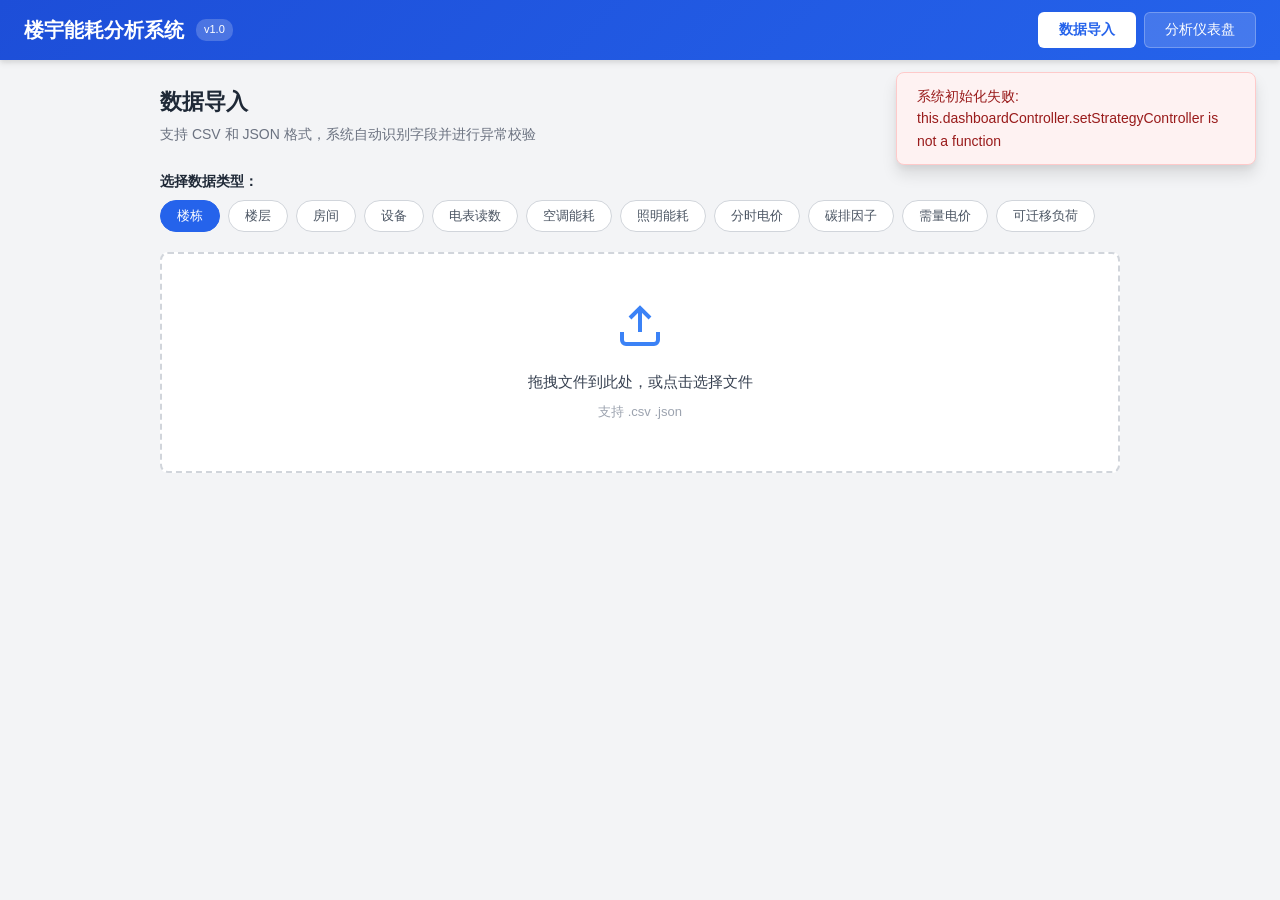
<file: index.html>
<!DOCTYPE html>
<html lang="zh-CN">
<head>
    <meta charset="UTF-8">
    <meta name="viewport" content="width=device-width, initial-scale=1.0">
    <title>楼宇能耗分析系统</title>
    <link rel="stylesheet" href="css/style.css">
</head>
<body>
    <div id="app">
        <header class="app-header">
            <div class="header-left">
                <h1>楼宇能耗分析系统</h1>
                <span class="version">v1.0</span>
            </div>
            <div class="header-right">
                <button id="btn-import" class="nav-btn active">数据导入</button>
                <button id="btn-dashboard" class="nav-btn">分析仪表盘</button>
            </div>
        </header>

        <main class="app-main">
            <section id="import-section" class="section active">
                <div class="import-container">
                    <div class="import-header">
                        <h2>数据导入</h2>
                        <p>支持 CSV 和 JSON 格式，系统自动识别字段并进行异常校验</p>
                    </div>

                    <div class="data-type-selector">
                        <label>选择数据类型：</label>
                        <div class="type-buttons">
                            <button class="type-btn active" data-type="building">楼栋</button>
                            <button class="type-btn" data-type="floor">楼层</button>
                            <button class="type-btn" data-type="room">房间</button>
                            <button class="type-btn" data-type="device">设备</button>
                            <button class="type-btn" data-type="meter_reading">电表读数</button>
                            <button class="type-btn" data-type="ac_energy">空调能耗</button>
                            <button class="type-btn" data-type="lighting_energy">照明能耗</button>
                            <button class="type-btn" data-type="pricing">分时电价</button>
                            <button class="type-btn" data-type="carbon_factor">碳排因子</button>
                            <button class="type-btn" data-type="demand_pricing">需量电价</button>
                            <button class="type-btn" data-type="shiftable_load">可迁移负荷</button>
                        </div>
                    </div>

                    <div id="drop-zone" class="drop-zone">
                        <div class="drop-zone-content">
                            <svg width="48" height="48" viewBox="0 0 24 24" fill="none" stroke="#3b82f6" stroke-width="2">
                                <path d="M21 15v4a2 2 0 0 1-2 2H5a2 2 0 0 1-2-2v-4"/>
                                <polyline points="17 8 12 3 7 8"/>
                                <line x1="12" y1="3" x2="12" y2="15"/>
                            </svg>
                            <p>拖拽文件到此处，或点击选择文件</p>
                            <span>支持 .csv .json</span>
                        </div>
                        <input type="file" id="file-input" accept=".csv,.json" multiple style="display:none">
                    </div>

                    <div id="field-mapping" class="field-mapping" style="display:none">
                        <h3>字段映射</h3>
                        <div id="mapping-content"></div>
                    </div>

                    <div id="validation-result" class="validation-result" style="display:none">
                        <h3>校验结果</h3>
                        <div id="validation-content"></div>
                    </div>

                    <div id="import-summary" class="import-summary" style="display:none">
                        <h3>数据预览</h3>
                        <div id="summary-content"></div>
                        <button id="btn-do-import" class="btn-primary">导入数据</button>
                    </div>
                </div>
            </section>

            <section id="dashboard-section" class="section">
                <div class="filter-bar">
                    <div class="filter-group">
                        <label>楼栋：</label>
                        <select id="filter-building"><option value="all">全部</option></select>
                    </div>
                    <div class="filter-group">
                        <label>开始日期：</label>
                        <input type="date" id="filter-start-date">
                    </div>
                    <div class="filter-group">
                        <label>结束日期：</label>
                        <input type="date" id="filter-end-date">
                    </div>
                    <div class="filter-group">
                        <label>能耗类型：</label>
                        <select id="filter-energy-type">
                            <option value="all">全部</option>
                            <option value="electricity">电力</option>
                            <option value="ac">空调</option>
                            <option value="lighting">照明</option>
                        </select>
                    </div>
                    <div class="filter-group">
                        <label>计费口径：</label>
                        <select id="filter-billing">
                            <option value="actual">实际用电</option>
                            <option value="cost">电费成本</option>
                        </select>
                    </div>
                    <div class="filter-group time-periods">
                        <button class="period-btn" data-period="day">日</button>
                        <button class="period-btn active" data-period="month">月</button>
                        <button class="period-btn" data-period="quarter">季</button>
                        <button class="period-btn" data-period="year">年</button>
                    </div>
                    <div class="filter-group strategy-indicator" id="strategy-indicator" style="display:none">
                        <span class="strategy-badge">策略激活中</span>
                        <button id="btn-deactivate-strategy" class="btn-small-danger">关闭</button>
                    </div>
                </div>

                <div class="dashboard-grid">
                    <div class="chart-section overview-section">
                        <div class="chart-card" id="overview-chart">
                            <h3>楼栋能耗总览</h3>
                            <div class="chart-body"></div>
                        </div>
                        <div class="chart-card" id="anomaly-alerts">
                            <h3>异常能耗提醒</h3>
                            <div class="chart-body"></div>
                        </div>
                    </div>

                    <div class="chart-section">
                        <div class="chart-card full-width" id="trend-chart">
                            <h3>尖峰平谷用电趋势</h3>
                            <div class="chart-body"></div>
                        </div>
                    </div>

                    <div class="chart-section">
                        <div class="chart-card" id="heatmap-chart">
                            <h3>楼层能耗热力图</h3>
                            <div class="chart-body"></div>
                        </div>
                        <div class="chart-card" id="ranking-chart">
                            <h3>设备能耗排行</h3>
                            <div class="chart-body"></div>
                        </div>
                    </div>

                    <div class="chart-section">
                        <div class="chart-card" id="yoy-chart">
                            <h3>同比分析</h3>
                            <div class="chart-body"></div>
                        </div>
                        <div class="chart-card" id="mom-chart">
                            <h3>环比分析</h3>
                            <div class="chart-body"></div>
                        </div>
                    </div>

                    <div class="chart-section">
                        <div class="chart-card full-width" id="carbon-trend-chart">
                            <h3>碳排放趋势</h3>
                            <div class="chart-body"></div>
                        </div>
                    </div>

                    <div class="chart-section">
                        <div class="chart-card" id="demand-cost-chart">
                            <h3>需量电费分析</h3>
                            <div class="chart-body"></div>
                        </div>
                        <div class="chart-card" id="load-shift-chart">
                            <h3>负荷转移效果</h3>
                            <div class="chart-body"></div>
                        </div>
                    </div>

                    <div class="chart-section">
                        <div class="chart-card full-width" id="strategy-panel">
                            <h3 style="display:flex;justify-content:space-between;align-items:center">
                                削峰填谷策略沙盘
                                <span class="strategy-actions">
                                    <button id="btn-create-strategy" class="btn-small">新建策略</button>
                                    <button id="btn-compare-strategies" class="btn-small">对比策略</button>
                                </span>
                            </h3>
                            <div class="strategy-selector">
                                <label>当前策略：</label>
                                <select id="strategy-select"><option value="">基线（无策略）</option></select>
                            </div>
                            <div class="chart-body" id="strategy-comparison-body"></div>
                        </div>
                    </div>

                    <div class="chart-section">
                        <div class="chart-card full-width" id="recommendations">
                            <h3>节能建议</h3>
                            <div class="chart-body"></div>
                        </div>
                    </div>
                </div>

                <div class="action-bar">
                    <button id="btn-save-scheme" class="btn-secondary">保存分析方案</button>
                    <button id="btn-load-scheme" class="btn-secondary">加载方案</button>
                    <button id="btn-export" class="btn-primary">导出HTML报告</button>
                </div>
            </section>
        </main>
    </div>

    <div id="scheme-modal" class="modal" style="display:none">
        <div class="modal-overlay"></div>
        <div class="modal-content">
            <div class="modal-header">
                <h3 id="modal-title">保存分析方案</h3>
                <button class="modal-close">&times;</button>
            </div>
            <div class="modal-body" id="modal-body"></div>
        </div>
    </div>

    <div id="toast-container" class="toast-container"></div>
    <div id="loading-overlay" class="loading-overlay" style="display:none">
        <div class="spinner"></div>
        <p id="loading-text">处理中...</p>
    </div>

    <script src="js/utils.js"></script>
    <script src="js/db.js"></script>
    <script src="js/parser.js"></script>
    <script src="js/validator.js"></script>
    <script src="js/worker-manager.js"></script>
    <script src="js/calculation.js"></script>
    <script src="js/carbon-strategy.js"></script>
    <script src="js/chart.js"></script>
    <script src="js/filter.js"></script>
    <script src="js/storage.js"></script>
    <script src="js/export.js"></script>
    <script src="js/import-controller.js"></script>
    <script src="js/strategy-controller.js"></script>
    <script src="js/dashboard-controller.js"></script>
    <script src="js/app.js"></script>
    <script src="js/main.js"></script>
</body>
</html>
</file>
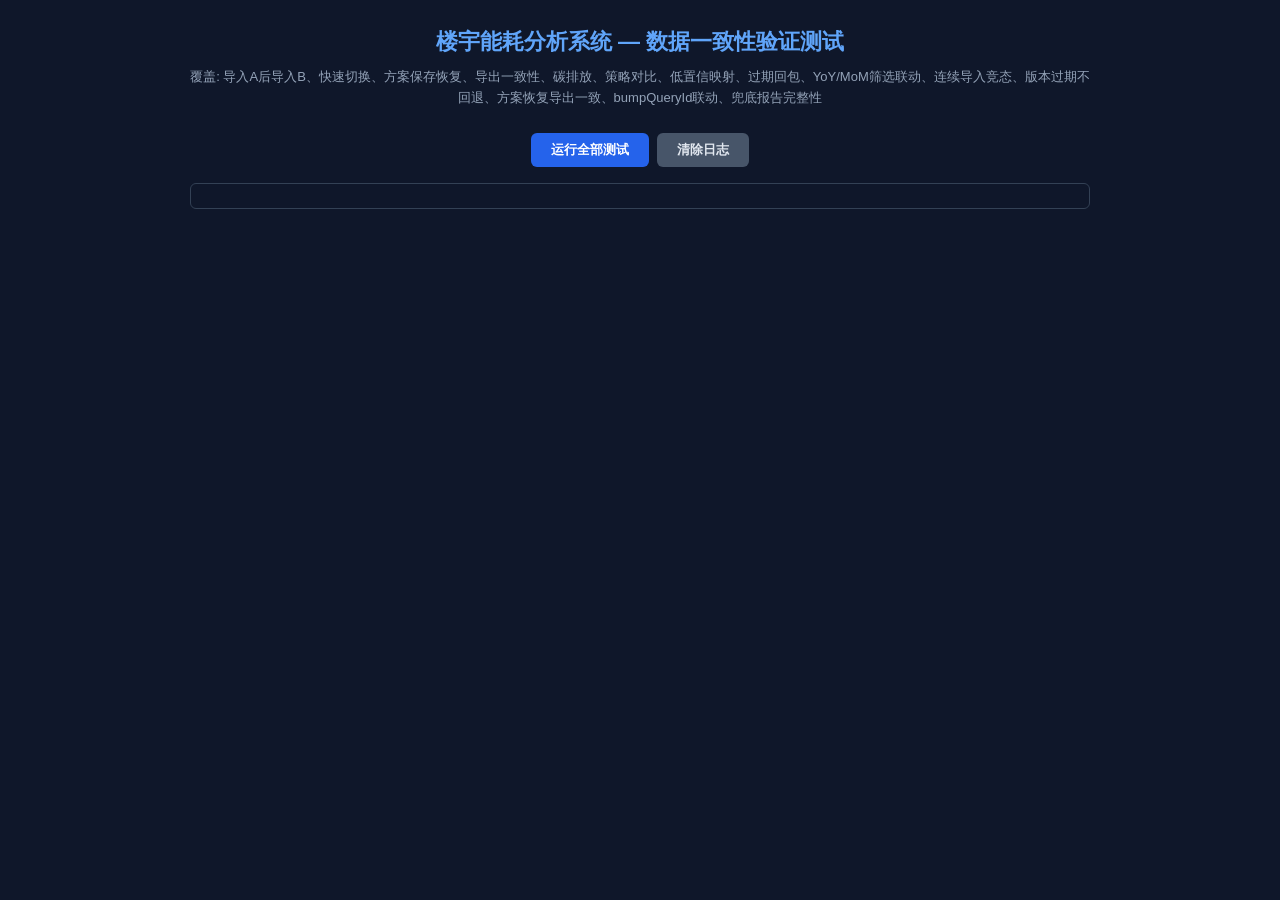
<file: test/verification.html>
<!DOCTYPE html>
<html lang="zh-CN">
<head>
<meta charset="UTF-8">
<title>楼宇能耗分析系统 — 数据一致性验证测试</title>
<style>
*{margin:0;padding:0;box-sizing:border-box}
body{font-family:-apple-system,"PingFang SC","Microsoft YaHei",sans-serif;background:#0f172a;color:#e2e8f0;padding:24px;line-height:1.6}
h1{text-align:center;font-size:22px;margin-bottom:8px;color:#60a5fa}
.subtitle{text-align:center;font-size:13px;color:#94a3b8;margin-bottom:24px}
.container{max-width:900px;margin:0 auto}
.test-group{background:#1e293b;border-radius:8px;padding:16px 20px;margin-bottom:16px;border:1px solid #334155}
.test-group h2{font-size:15px;color:#38bdf8;margin-bottom:12px;padding-bottom:6px;border-bottom:1px solid #334155}
.test-item{display:flex;align-items:flex-start;gap:8px;padding:6px 0;font-size:13px}
.test-item .icon{width:20px;flex-shrink:0;text-align:center}
.pass .icon{color:#22c55e}
.fail .icon{color:#ef4444}
.warn .icon{color:#f59e0b}
.info .icon{color:#60a5fa}
.pass .msg{color:#86efac}
.fail .msg{color:#fca5a5}
.warn .msg{color:#fde68a}
.info .msg{color:#93c5fd}
.detail{font-size:11px;color:#64748b;margin-top:2px}
.summary{background:#1e293b;border-radius:8px;padding:16px 20px;margin-top:20px;border:1px solid #334155;text-align:center}
.summary .counts{font-size:18px;font-weight:700;margin:8px 0}
.btn-row{display:flex;gap:8px;justify-content:center;margin:16px 0}
button{padding:8px 20px;border:none;border-radius:6px;cursor:pointer;font-size:13px;font-weight:600}
.btn-primary{background:#2563eb;color:#fff}
.btn-secondary{background:#475569;color:#e2e8f0}
.log{background:#0f172a;border:1px solid #334155;border-radius:6px;padding:12px;margin-top:12px;max-height:300px;overflow-y:auto;font-family:monospace;font-size:11px;color:#94a3b8}
</style>
</head>
<body>
<div class="container">
<h1>楼宇能耗分析系统 — 数据一致性验证测试</h1>
<p class="subtitle">覆盖: 导入A后导入B、快速切换、方案保存恢复、导出一致性、碳排放、策略对比、低置信映射、过期回包、YoY/MoM筛选联动、连续导入竞态、版本过期不回退、方案恢复导出一致、bumpQueryId联动、兜底报告完整性</p>

<div class="btn-row">
    <button class="btn-primary" id="btn-run-all">运行全部测试</button>
    <button class="btn-secondary" id="btn-clear">清除日志</button>
</div>

<div id="results"></div>
<div class="log" id="log"></div>
</div>

<!-- 加载系统脚本 -->
<script src="../js/utils.js"></script>
<script src="../js/db.js"></script>
<script src="../js/parser.js"></script>
<script src="../js/validator.js"></script>
<script src="../js/worker-manager.js"></script>
<script src="../js/calculation.js"></script>
<script src="../js/chart.js"></script>
<script src="../js/filter.js"></script>
<script src="../js/storage.js"></script>
<script src="../js/export.js"></script>
<script src="../js/strategy-manager.js"></script>
<script>
/* ================================================================
 *  测试框架 — 不依赖 DOM 控件, 直接测试核心模块的逻辑
 * ================================================================ */
const T = {
    results: [],   // { group, name, status, msg, detail }
    logs: [],

    group(name) { this._group = name; },

    assert(name, cond, detail = '') {
        const status = cond ? 'pass' : 'fail';
        const msg = cond ? '通过' : '失败';
        this.results.push({ group: this._group, name, status, msg, detail });
        this.log(`[${status.toUpperCase()}] ${this._group} > ${name}: ${msg}${detail ? ' — ' + detail : ''}`);
    },

    info(name, detail = '') {
        this.results.push({ group: this._group, name, status: 'info', msg: '信息', detail });
        this.log(`[INFO] ${this._group} > ${name}: ${detail}`);
    },

    log(msg) {
        this.logs.push(msg);
        const el = document.getElementById('log');
        el.textContent += msg + '\n';
        el.scrollTop = el.scrollHeight;
    },

    render() {
        const groups = {};
        this.results.forEach(r => {
            if (!groups[r.group]) groups[r.group] = [];
            groups[r.group].push(r);
        });
        let html = '';
        for (const [gn, items] of Object.entries(groups)) {
            html += `<div class="test-group"><h2>${gn}</h2>`;
            items.forEach(r => {
                const icon = r.status === 'pass' ? '✓' : r.status === 'fail' ? '✗' : r.status === 'warn' ? '⚠' : 'ℹ';
                html += `<div class="test-item ${r.status}"><span class="icon">${icon}</span><div><span class="msg">${r.name}</span>${r.detail ? `<div class="detail">${r.detail}</div>` : ''}</div></div>`;
            });
            html += '</div>';
        }
        const pass = this.results.filter(r => r.status === 'pass').length;
        const fail = this.results.filter(r => r.status === 'fail').length;
        const info = this.results.filter(r => r.status === 'info').length;
        html += `<div class="summary"><div>测试总结</div><div class="counts"><span style="color:#22c55e">${pass} 通过</span> / <span style="color:#ef4444">${fail} 失败</span> / <span style="color:#60a5fa">${info} 信息</span></div></div>`;
        document.getElementById('results').innerHTML = html;
    }
};

/* ================================================================
 *  辅助: 生成测试数据
 * ================================================================ */
function makeBuildings(ids) {
    return ids.map((id, i) => ({
        building_id: id, building_name: `测试楼栋${i+1}`, location: '测试', floors: 3, area: 5000
    }));
}

function makeReadings(buildingId, meterId, count, startYear, baseEnergy) {
    const readings = [];
    const start = new Date(startYear, 0, 1);
    let reading = 1000;
    for (let i = 0; i < count; i++) {
        const ts = new Date(start.getTime() + i * 86400000);
        const daily = baseEnergy * (0.8 + Math.random() * 0.4);
        reading += daily;
        readings.push({
            meter_id: meterId, timestamp: ts.toISOString(),
            reading: Math.round(reading * 100) / 100,
            energy: Math.round(daily * 100) / 100,
            cost: Math.round(daily * 0.65 * 100) / 100,
            period_type: 'flat', energy_type: 'electricity',
            building_id: buildingId, floor_id: `${buildingId}-F1`
        });
    }
    return readings;
}

/* ================================================================
 *  测试套件 1: Worker-Manager 版本控制
 * ================================================================ */
async function testWorkerManagerVersioning() {
    T.group('1. Worker-Manager 版本控制');

    // 1.1 sessionVersion 初始值
    const wm = new EnergyApp.WorkerManager('./nonexistent-worker.js');
    T.assert('sessionVersion 初始为 0', wm.getSessionVersion() === 0,
        `实际值: ${wm.getSessionVersion()}`);

    // 1.2 bumpSessionVersion 递增
    wm.bumpSessionVersion();
    T.assert('bumpSessionVersion 后 sessionVersion = 1', wm.getSessionVersion() === 1,
        `实际值: ${wm.getSessionVersion()}`);

    // 1.3 bumpQueryId 递增
    const q1 = wm.getQueryId();
    wm.bumpQueryId();
    const q2 = wm.getQueryId();
    T.assert('bumpQueryId 递增', q2 === q1 + 1, `${q1} -> ${q2}`);

    // 1.4 主线程回退也检查版本
    wm.bumpSessionVersion(); // session = 2
    const oldSession = wm.getSessionVersion();
    T.assert('二次 bump 后 sessionVersion = 2', oldSession === 2);

    // 1.5 execute 在主线程模式下, 如果中途 bump 了 session, promise 应 reject
    wm.bumpSessionVersion(); // session = 3
    // 发起一个主线程任务
    const taskPromise = wm.execute('calculateStats', { meterReadings: [], pricing: [], filter: {} });
    // 立即 bump (模拟导入 A 后立即导入 B)
    wm.bumpSessionVersion(); // session = 4
    try {
        await taskPromise;
        T.assert('过期主线程任务被拒绝', false, 'Promise 未拒绝');
    } catch (e) {
        T.assert('过期主线程任务被拒绝', e.message.includes('数据代次过期'),
            `错误: ${e.message}`);
    }

    wm.terminate();
}

/* ================================================================
 *  测试套件 2: 导入 A 后立即导入 B — 数据不串页
 * ================================================================ */
async function testImportSequence() {
    T.group('2. 导入 A 后导入 B — 数据隔离');

    const db = new EnergyApp.DB();
    await db.open();

    // 导入数据集 A: B001, 100条
    const readingsA = makeReadings('B001', 'M-A', 100, 2025, 20);
    await db.clear('meter_readings');
    await db.bulkAdd('meter_readings', readingsA);
    let all = await db.getAll('meter_readings');
    T.assert('导入A: 100条记录入库', all.length === 100,
        `实际: ${all.length}条, building_id=${all[0]?.building_id}`);

    // 立即导入数据集 B: B002, 50条 (覆盖 A)
    const readingsB = makeReadings('B002', 'M-B', 50, 2025, 30);
    await db.clear('meter_readings');
    await db.bulkAdd('meter_readings', readingsB);
    all = await db.getAll('meter_readings');
    T.assert('导入B后: A的数据被清除', all.length === 50,
        `实际: ${all.length}条`);
    T.assert('导入B后: 所有记录属于B002', all.every(r => r.building_id === 'B002'),
        `首条building_id: ${all[0]?.building_id}`);

    // 验证 Calculation 基于当前数据
    const filter = { buildingId: 'all', startDate: '', endDate: '', energyType: 'all' };
    const overview = EnergyApp.Calculation.getOverview(all, [], filter);
    T.assert('Calculation 使用当前数据(B)', overview.totalEnergy > 0,
        `totalEnergy=${overview.totalEnergy.toFixed(2)}`);

    // 验证不会残留 A 的数据
    const byBuilding = EnergyApp.Calculation.getByBuilding(all, filter);
    T.assert('聚合结果仅包含 B002', byBuilding.length === 1 && byBuilding[0].building_id === 'B002',
        `楼栋: ${byBuilding.map(b => b.building_id).join(',')}`);

    await db.clear('meter_readings');
}

/* ================================================================
 *  测试套件 3: 快速切换筛选条件 — 只有最新结果有效
 * ================================================================ */
async function testRapidFilterSwitch() {
    T.group('3. 快速切换筛选 — 结果一致性');

    // 准备混合数据
    const readings = [
        ...makeReadings('B001', 'M-1', 100, 2025, 20),
        ...makeReadings('B002', 'M-2', 100, 2025, 30),
        ...makeReadings('B003', 'M-3', 100, 2025, 15),
    ];

    // 3.1 不同楼栋的聚合结果应该不同
    const f1 = { buildingId: 'B001', startDate: '', endDate: '', energyType: 'all' };
    const f2 = { buildingId: 'B002', startDate: '', endDate: '', energyType: 'all' };
    const f3 = { buildingId: 'B003', startDate: '', endDate: '', energyType: 'all' };

    const r1 = EnergyApp.Calculation.getByBuilding(readings, f1);
    const r2 = EnergyApp.Calculation.getByBuilding(readings, f2);
    const r3 = EnergyApp.Calculation.getByBuilding(readings, f3);

    T.assert('B001 聚合独立', r1.length === 1 && r1[0].building_id === 'B001');
    T.assert('B002 聚合独立', r2.length === 1 && r2[0].building_id === 'B002');
    T.assert('B003 聚合独立', r3.length === 1 && r3[0].building_id === 'B003');

    const e1 = r1[0]?.energy || 0;
    const e2 = r2[0]?.energy || 0;
    const e3 = r3[0]?.energy || 0;
    T.assert('三个楼栋能耗各不相同', e1 !== e2 && e2 !== e3 && e1 !== e3,
        `B001=${e1.toFixed(0)}, B002=${e2.toFixed(0)}, B003=${e3.toFixed(0)}`);

    // 3.2 快速连续切换时间段 — 验证每个时间段的计算独立
    const allFilter = { buildingId: 'all', startDate: '', endDate: '', energyType: 'all' };
    const janFilter = { ...allFilter, startDate: '2025-01-01', endDate: '2025-01-31' };
    const febFilter = { ...allFilter, startDate: '2025-02-01', endDate: '2025-02-28' };

    const janOverview = EnergyApp.Calculation.getOverview(readings, [], janFilter);
    const febOverview = EnergyApp.Calculation.getOverview(readings, [], febFilter);
    const allOverview = EnergyApp.Calculation.getOverview(readings, [], allFilter);

    T.assert('1月能耗 > 0', janOverview.totalEnergy > 0);
    T.assert('2月能耗 > 0', febOverview.totalEnergy > 0);
    T.assert('全部 >= 1月 + 2月', allOverview.totalEnergy >= janOverview.totalEnergy + febOverview.totalEnergy,
        `全部=${allOverview.totalEnergy.toFixed(0)}, 1月=${janOverview.totalEnergy.toFixed(0)}, 2月=${febOverview.totalEnergy.toFixed(0)}`);

    // 3.3 时间粒度切换
    const monthTrend = EnergyApp.Calculation.getTimeTrend(readings, [], { ...allFilter, timePeriod: 'month' });
    const yearTrend = EnergyApp.Calculation.getTimeTrend(readings, [], { ...allFilter, timePeriod: 'year' });
    T.assert('月度趋势有多个周期', monthTrend.length > 1, `${monthTrend.length}个周期`);
    T.assert('年度趋势周期更少或相等', yearTrend.length <= monthTrend.length,
        `月=${monthTrend.length}, 年=${yearTrend.length}`);

    // 验证趋势总能耗一致
    const trendTotal = monthTrend.reduce((s, t) => s + t.energy, 0);
    const calcTotal = allOverview.totalEnergy;
    T.assert('月度趋势总能耗 ≈ 总览总能耗', Math.abs(trendTotal - calcTotal) < 1,
        `趋势=${trendTotal.toFixed(2)}, 总览=${calcTotal.toFixed(2)}`);
}

/* ================================================================
 *  测试套件 4: 同比/环比使用筛选后数据
 * ================================================================ */
async function testYoYMoMFiltered() {
    T.group('4. 同比/环比 — 使用筛选后数据');

    // 准备跨年数据
    const readings2024 = makeReadings('B001', 'M-1', 365, 2024, 20);
    const readings2025 = makeReadings('B001', 'M-1', 100, 2025, 25);
    const readingsB = makeReadings('B002', 'M-2', 365, 2024, 30);
    const allReadings = [...readings2024, ...readings2025, ...readingsB];

    // 4.1 全部数据的同比
    const allFilter = { buildingId: 'all', startDate: '', endDate: '2025-04-11', energyType: 'all' };
    const yoyAll = EnergyApp.Calculation.getYoY(allReadings, allFilter);
    T.assert('全部数据同比: current > 0', yoyAll.current > 0);
    T.assert('全部数据同比: previous > 0', yoyAll.previous > 0,
        `previous=${yoyAll.previous.toFixed(0)}`);

    // 4.2 筛选 B001 后的同比
    const b001Filter = { buildingId: 'B001', startDate: '', endDate: '2025-04-11', energyType: 'all' };
    const yoyB001 = EnergyApp.Calculation.getYoY(allReadings, b001Filter);

    // 4.3 筛选 B002 后的同比
    const b002Filter = { buildingId: 'B002', startDate: '', endDate: '2025-04-11', energyType: 'all' };
    const yoyB002 = EnergyApp.Calculation.getYoY(allReadings, b002Filter);

    T.assert('B001同比 ≠ B002同比', yoyB001.current !== yoyB002.current || yoyB001.previous !== yoyB002.previous,
        `B001: cur=${yoyB001.current.toFixed(0)}, prev=${yoyB001.previous.toFixed(0)} | B002: cur=${yoyB002.current.toFixed(0)}, prev=${yoyB002.previous.toFixed(0)}`);

    // 4.4 B002 只有2024年数据, 2025年为0
    T.assert('B002 同比: current=0 (2025无数据)', yoyB002.current === 0,
        `current=${yoyB002.current}`);
    T.assert('B002 同比: previous > 0 (2024有数据)', yoyB002.previous > 0,
        `previous=${yoyB002.previous.toFixed(0)}`);

    // 4.5 环比
    const momAll = EnergyApp.Calculation.getMoM(allReadings, allFilter);
    const momB001 = EnergyApp.Calculation.getMoM(allReadings, b001Filter);
    T.assert('环比: 全部和B001不同', momAll.current !== momB001.current || momAll.previous !== momB001.previous,
        `全部: cur=${momAll.current.toFixed(0)}, prev=${momAll.previous.toFixed(0)} | B001: cur=${momB001.current.toFixed(0)}, prev=${momB001.previous.toFixed(0)}`);
}

/* ================================================================
 *  测试套件 5: Storage 数据指纹
 * ================================================================ */
async function testStorageFingerprint() {
    T.group('5. Storage — 数据指纹校验');

    const db = new EnergyApp.DB();
    await db.open();
    const storage = new EnergyApp.Storage(db);

    // 准备数据
    await db.clear('buildings');
    await db.clear('meter_readings');
    await db.bulkAdd('buildings', makeBuildings(['B001', 'B002']));
    await db.bulkAdd('meter_readings', makeReadings('B001', 'M-1', 50, 2025, 20));

    // 5.1 计算指纹
    const fp1 = await storage.computeDataFingerprint();
    T.assert('指纹包含 buildings 信息', fp1.buildings?.count === 2,
        `count=${fp1.buildings?.count}`);
    T.assert('指纹包含 meter_readings 信息', fp1.meter_readings?.count === 50,
        `count=${fp1.meter_readings?.count}`);
    T.assert('指纹包含 buildings.ids', fp1.buildings?.ids === 'B001,B002',
        `ids=${fp1.buildings?.ids}`);

    // 5.2 保存方案(带指纹)
    const filterState = { buildingId: 'B001', startDate: '2025-01-01', endDate: '2025-12-31' };
    const scheme = await storage.saveScheme('测试方案', filterState, '', fp1);
    T.assert('方案保存成功', !!scheme.scheme_id);
    T.assert('方案包含数据指纹', !!scheme.dataFingerprint,
        `有 fingerprint: ${!!scheme.dataFingerprint}`);

    // 5.3 相同数据加载, 指纹匹配
    const fp2 = await storage.computeDataFingerprint();
    const cmp1 = storage.compareFingerprint(fp1, fp2);
    T.assert('相同数据指纹匹配', cmp1.match === true);

    // 5.4 修改数据后, 指纹不匹配
    await db.clear('meter_readings');
    await db.bulkAdd('meter_readings', makeReadings('B001', 'M-1', 80, 2025, 20));
    const fp3 = await storage.computeDataFingerprint();
    const cmp2 = storage.compareFingerprint(fp1, fp3);
    T.assert('数据变更后指纹不匹配', cmp2.match === false,
        `reason: ${cmp2.reason}`);

    // 5.5 恢复方案时能检测到数据变更
    const loadedScheme = await storage.getScheme(scheme.scheme_id);
    const cmp3 = storage.compareFingerprint(loadedScheme.dataFingerprint, fp3);
    T.assert('加载方案可检测到数据变更', cmp3.match === false,
        `reason: ${cmp3.reason}`);

    // 5.6 修改楼栋后, 指纹不匹配
    await db.clear('meter_readings');
    await db.bulkAdd('meter_readings', makeReadings('B001', 'M-1', 50, 2025, 20));
    await db.clear('buildings');
    await db.bulkAdd('buildings', makeBuildings(['B001', 'B003'])); // B002 -> B003
    const fp4 = await storage.computeDataFingerprint();
    const cmp4 = storage.compareFingerprint(fp1, fp4);
    T.assert('楼栋变更后指纹不匹配', cmp4.match === false,
        `reason: ${cmp4.reason}`);

    // 清理
    await storage.deleteScheme(scheme.scheme_id);
    await db.clear('buildings');
    await db.clear('meter_readings');
}

/* ================================================================
 *  测试套件 6: 导出报告一致性
 * ================================================================ */
async function testExportConsistency() {
    T.group('6. 导出报告 — 与看板数据一致');

    const readings = [
        ...makeReadings('B001', 'M-1', 100, 2025, 20),
        ...makeReadings('B002', 'M-2', 100, 2025, 30),
    ];
    const floors = [
        { floor_id: 'B001-F1', building_id: 'B001', floor_number: 1, floor_name: '1F' },
        { floor_id: 'B002-F1', building_id: 'B002', floor_number: 1, floor_name: '1F' },
    ];
    const devices = [
        { device_id: 'D1', device_name: '设备1', meter_id: 'M-1', floor_id: 'B001-F1', device_type: 'electricity' },
        { device_id: 'D2', device_name: '设备2', meter_id: 'M-2', floor_id: 'B002-F1', device_type: 'electricity' },
    ];
    const pricing = [
        { pricing_id: 'P1', period_type: 'flat', start_time: '00:00', end_time: '24:00', price: 0.65 }
    ];

    const filter = { buildingId: 'all', startDate: '', endDate: '', energyType: 'all', timePeriod: 'month' };

    // 6.1 计算所有指标
    const overview = EnergyApp.Calculation.getOverview(readings, pricing, filter);
    const trend = EnergyApp.Calculation.getTimeTrend(readings, pricing, filter);
    const ranking = EnergyApp.Calculation.getDeviceRanking(readings, devices, filter);
    const heatmap = EnergyApp.Calculation.getFloorHeatmap(readings, floors, devices, filter);
    const yoy = EnergyApp.Calculation.getYoY(readings, filter);
    const mom = EnergyApp.Calculation.getMoM(readings, filter);
    const anomalies = EnergyApp.Calculation.detectAnomalies(readings, filter);
    const recommendations = EnergyApp.Calculation.getRecommendations(readings, pricing, filter);

    // 6.2 构建报告数据
    const reportData = {
        overview, trend, ranking, heatmap, yoy, mom, anomalies, recommendations,
        filter: JSON.parse(JSON.stringify(filter)),
        generatedAt: new Date().toLocaleString('zh-CN'),
        _queryId: 1,
        _dataSessionVersion: Date.now()
    };

    // 6.3 生成 HTML 报告
    const html = EnergyApp.Export.generateReport(reportData);
    T.assert('报告生成成功', html.length > 100, `长度: ${html.length}`);
    T.assert('报告包含总能耗', html.includes(Math.round(overview.totalEnergy).toString()) || html.includes(overview.totalEnergy.toFixed(0)),
        `totalEnergy=${overview.totalEnergy.toFixed(0)}`);

    // 6.4 报告中嵌入版本信息
    T.assert('报告包含数据版本', html.includes('数据版本'));
    T.assert('报告包含查询ID', html.includes('查询ID'));
    T.assert('报告包含筛选校验码', html.includes('筛选校验码'));

    // 6.5 同一份数据生成两份报告应一致
    const html2 = EnergyApp.Export.generateReport(reportData);
    // 除了生成时间, 数据部分应一致
    const extractData = (h) => h.replace(/生成时间: [^|]*/g, '生成时间: FIXED');
    T.assert('同一数据两次生成报告一致', extractData(html) === extractData(html2));

    // 6.6 不同筛选条件的报告数据应不同
    const filterB001 = { ...filter, buildingId: 'B001' };
    const overviewB001 = EnergyApp.Calculation.getOverview(readings, pricing, filterB001);
    T.assert('筛选B001后能耗 < 全部能耗', overviewB001.totalEnergy < overview.totalEnergy,
        `B001=${overviewB001.totalEnergy.toFixed(0)}, 全部=${overview.totalEnergy.toFixed(0)}`);

    // 6.7 filterChecksum 不同
    const cs1 = EnergyApp.Export._filterChecksum(filter);
    const cs2 = EnergyApp.Export._filterChecksum(filterB001);
    T.assert('不同筛选条件的校验码不同', cs1 !== cs2, `全部=${cs1}, B001=${cs2}`);
}

/* ================================================================
 *  测试套件 7: 字段映射低置信度阻断
 * ================================================================ */
async function testFieldMappingConfidence() {
    T.group('7. 字段映射 — 低置信度阻断');

    // 7.1 高置信度映射(精确匹配)
    const headers1 = ['building_id', 'building_name', 'location', 'floors', 'area'];
    const map1 = EnergyApp.Parser.mapFields(headers1, 'building');
    const conf1 = Object.values(map1.mapping).map(m => m.confidence);
    T.assert('精确匹配: 全部置信度 >= 0.9', conf1.every(c => c >= 0.9),
        `置信度: ${conf1.join(', ')}`);

    // 7.2 中置信度映射(部分匹配)
    const headers2 = ['buildingId', 'buildingName', 'loc', 'floorCount', 'totalArea'];
    const map2 = EnergyApp.Parser.mapFields(headers2, 'building');
    const conf2 = Object.values(map2.mapping).map(m => m.confidence);
    T.info('部分匹配映射', `匹配了 ${Object.keys(map2.mapping).length} 个字段, 置信度: ${conf2.join(', ')}`);

    // 7.3 低置信度 / 无映射(完全不相关的列名)
    const headers3 = ['random_col_a', 'xyz_data', 'foo_bar', 'test_123', 'nothing'];
    const map3 = EnergyApp.Parser.mapFields(headers3, 'building');
    const mappedCount3 = Object.keys(map3.mapping).length;
    T.assert('无关列名: 极少映射', mappedCount3 <= 1,
        `匹配了 ${mappedCount3} 个字段`);

    // 7.4 模拟 ImportController 的低置信度检查逻辑
    const hasLowConf = (mapping) => Object.values(mapping.mapping).some(info => info.confidence < 0.5);
    T.assert('精确映射: 无低置信度', !hasLowConf(map1));
    T.assert('无关列名: 有低置信度或无映射', mappedCount3 === 0 || hasLowConf(map3),
        `mapped=${mappedCount3}`);

    // 7.5 中文列名映射
    const headers4 = ['楼栋ID', '楼栋名称', '位置', '楼层数', '面积'];
    const map4 = EnergyApp.Parser.mapFields(headers4, 'building');
    const conf4 = Object.values(map4.mapping).map(m => m.confidence);
    T.assert('中文列名精确匹配', conf4.every(c => c >= 0.9),
        `置信度: ${conf4.join(', ')}`);
}

/* ================================================================
 *  测试套件 8: Worker processor.js 同比/环比使用 filtered
 * ================================================================ */
async function testProcessorYoYFiltered() {
    T.group('8. Processor — 同比/环比使用筛选数据');

    // 模拟 processor.js 中的逻辑(在主线程验证)
    const readingsA = makeReadings('B001', 'M-1', 365, 2024, 20);
    const readingsB = makeReadings('B002', 'M-2', 365, 2024, 40);
    const readingsA25 = makeReadings('B001', 'M-1', 100, 2025, 22);
    const allReadings = [...readingsA, ...readingsB, ...readingsA25];

    // 8.1 全部数据的同比
    const allFilter = { buildingId: 'all', startDate: '', endDate: '2025-04-11', energyType: 'all' };
    const yoyAll = EnergyApp.Calculation.getYoY(allReadings, allFilter);

    // 8.2 只看 B001
    const b001Filter = { buildingId: 'B001', startDate: '', endDate: '2025-04-11', energyType: 'all' };
    const yoyB001 = EnergyApp.Calculation.getYoY(allReadings, b001Filter);

    // 8.3 B001 的 current 应该 < all 的 current(因为 all 还包含 B002 虽然B002无2025数据, 但 Calculation 应正确过滤)
    // 注意: B002 没有 2025 年数据, 所以 all.current 应等于 B001.current
    T.assert('B001 current = all current (B002无2025数据)',
        Math.abs(yoyB001.current - yoyAll.current) < 1,
        `B001=${yoyB001.current.toFixed(0)}, all=${yoyAll.current.toFixed(0)}`);

    // 8.4 B001 previous < all previous (因为 all 包含 B002 的2024数据)
    T.assert('all previous > B001 previous (含B002)',
        yoyAll.previous > yoyB001.previous,
        `all=${yoyAll.previous.toFixed(0)}, B001=${yoyB001.previous.toFixed(0)}`);

    // 8.5 变化率不同
    T.assert('all 和 B001 同比变化率不同',
        Math.abs(yoyAll.change - yoyB001.change) > 0.1,
        `all=${yoyAll.change.toFixed(1)}%, B001=${yoyB001.change.toFixed(1)}%`);

    // 8.6 验证 Calculation._filterReadings 确实过滤了 buildingId
    const filtered = EnergyApp.Calculation._filterReadings(allReadings, b001Filter);
    T.assert('_filterReadings 正确过滤楼栋', filtered.every(r => r.building_id === 'B001'),
        `过滤后: ${filtered.length} 条, 全部属于 B001`);
    T.assert('_filterReadings 排除了 B002', !filtered.some(r => r.building_id === 'B002'));
}

/* ================================================================
 *  测试套件 9: 端到端集成场景
 * ================================================================ */
async function testEndToEnd() {
    T.group('9. 端到端集成 — 完整流程');

    const db = new EnergyApp.DB();
    await db.open();
    const wm = new EnergyApp.WorkerManager('./nonexistent-worker.js');
    const storage = new EnergyApp.Storage(db);

    // === 场景: 导入A -> 保存方案 -> 导入B -> 恢复方案(应警告) -> 导出 ===

    // Step 1: 导入 A
    await db.clear('buildings');
    await db.clear('meter_readings');
    await db.bulkAdd('buildings', makeBuildings(['B001']));
    const readingsA = makeReadings('B001', 'M-A', 200, 2025, 20);
    await db.bulkAdd('meter_readings', readingsA);
    T.assert('E2E Step1: 导入A成功', true);

    // Step 2: 计算并保存方案
    const filterA = { buildingId: 'B001', startDate: '2025-01-01', endDate: '2025-12-31', energyType: 'all', timePeriod: 'month' };
    const fpA = await storage.computeDataFingerprint();
    const scheme = await storage.saveScheme('A方案', filterA, '', fpA);
    T.assert('E2E Step2: 方案保存成功', !!scheme.scheme_id);

    // Step 3: bump session (模拟导入)
    wm.bumpSessionVersion();
    T.assert('E2E Step3: sessionVersion 已推进', wm.getSessionVersion() === 1);

    // Step 4: 导入 B (覆盖 A)
    await db.clear('buildings');
    await db.clear('meter_readings');
    await db.bulkAdd('buildings', makeBuildings(['B002', 'B003']));
    const readingsB = makeReadings('B002', 'M-B', 150, 2025, 35);
    await db.bulkAdd('meter_readings', readingsB);
    T.assert('E2E Step4: 导入B成功', true);

    // Step 5: 恢复方案 — 应检测到数据变更
    const loadedScheme = await storage.getScheme(scheme.scheme_id);
    const fpB = await storage.computeDataFingerprint();
    const cmp = storage.compareFingerprint(loadedScheme.dataFingerprint, fpB);
    T.assert('E2E Step5: 检测到数据已变更', cmp.match === false, cmp.reason);

    // Step 6: 使用 B 的数据计算(不是 A 的)
    const allB = await db.getAll('meter_readings');
    const overviewB = EnergyApp.Calculation.getOverview(allB, [], { buildingId: 'all', startDate: '', endDate: '', energyType: 'all' });
    T.assert('E2E Step6: 看板使用B的数据', overviewB.totalEnergy > 0,
        `totalEnergy=${overviewB.totalEnergy.toFixed(0)}`);
    const byBuilding = EnergyApp.Calculation.getByBuilding(allB, { buildingId: 'all', startDate: '', endDate: '', energyType: 'all' });
    const hasB002 = byBuilding.some(b => b.building_id === 'B002');
    const hasB001 = byBuilding.some(b => b.building_id === 'B001');
    T.assert('E2E Step6: 包含B002', hasB002);
    T.assert('E2E Step6: 不包含B001', !hasB001);

    // Step 7: 导出报告
    const reportData = {
        overview: overviewB,
        trend: EnergyApp.Calculation.getTimeTrend(allB, [], { buildingId: 'all', startDate: '', endDate: '', energyType: 'all', timePeriod: 'month' }),
        ranking: EnergyApp.Calculation.getDeviceRanking(allB, [], { buildingId: 'all', startDate: '', endDate: '', energyType: 'all' }),
        heatmap: [], yoy: { current: 0, previous: 0, change: 0 }, mom: { current: 0, previous: 0, change: 0 },
        anomalies: [], recommendations: [],
        filter: { buildingId: 'all', startDate: '', endDate: '', energyType: 'all' },
        generatedAt: new Date().toLocaleString('zh-CN'),
        _queryId: 1, _dataSessionVersion: wm.getSessionVersion()
    };
    const html = EnergyApp.Export.generateReport(reportData);
    T.assert('E2E Step7: 报告导出成功', html.length > 100);
    T.assert('E2E Step7: 报告使用B的数据', html.includes('B002') || html.includes(overviewB.totalEnergy.toFixed(0)));

    // 清理
    await storage.deleteScheme(scheme.scheme_id);
    await db.clear('buildings');
    await db.clear('meter_readings');
    wm.terminate();
}

/* ================================================================
 *  测试套件 10: 快速切换筛选 + 策略数据
 * ================================================================ */
async function testQuickFilterWithStrategy() {
    T.group('10. 快速切换筛选 + 策略一致性');

    const readings = [
        ...makeReadings('B001', 'M-1', 100, 2025, 20),
        ...makeReadings('B002', 'M-2', 100, 2025, 30),
        ...makeReadings('B003', 'M-3', 100, 2025, 15),
    ];
    const carbonFactors = [
        { factor_id: 'CF1', building_id: 'all', period_type: 'sharp_peak', factor: 1.1 },
        { factor_id: 'CF2', building_id: 'all', period_type: 'peak', factor: 0.9 },
        { factor_id: 'CF3', building_id: 'all', period_type: 'flat', factor: 0.7 },
        { factor_id: 'CF4', building_id: 'all', period_type: 'valley', factor: 0.4 },
    ];

    // 10.1 不同楼栋的碳排不同
    const f1 = { buildingId: 'B001', startDate: '', endDate: '', energyType: 'all' };
    const f2 = { buildingId: 'B002', startDate: '', endDate: '', energyType: 'all' };
    const c1 = EnergyApp.Calculation.calculateCarbon(readings, carbonFactors, [], f1);
    const c2 = EnergyApp.Calculation.calculateCarbon(readings, carbonFactors, [], f2);
    T.assert('B001碳排 ≠ B002碳排', Math.abs(c1.totalCarbon - c2.totalCarbon) > 1,
        `B001=${c1.totalCarbon.toFixed(0)}, B002=${c2.totalCarbon.toFixed(0)}`);

    // 10.2 策略评估对不同楼栋独立
    const params = { load_shift_pct: 0.3, demand_reduction_pct: 0.1, device_efficiency_gain: 0.05, weekend_shutdown_pct: 0.4 };
    const s1 = EnergyApp.Calculation.evaluateStrategy(readings, carbonFactors, [], [], [], f1, params);
    const s2 = EnergyApp.Calculation.evaluateStrategy(readings, carbonFactors, [], [], [], f2, params);
    T.assert('B001策略结果 ≠ B002策略结果', Math.abs(s1.baseline.totalCarbon - s2.baseline.totalCarbon) > 1,
        `B001基线碳排=${s1.baseline.totalCarbon.toFixed(0)}, B002=${s2.baseline.totalCarbon.toFixed(0)}`);

    // 10.3 快速切换筛选后, 结果引用正确的filter
    const f3 = { buildingId: 'B003', startDate: '', endDate: '', energyType: 'all' };
    const c3 = EnergyApp.Calculation.calculateCarbon(readings, carbonFactors, [], f3);
    T.assert('B003碳排 > 0', c3.totalCarbon > 0, `碳排=${c3.totalCarbon.toFixed(0)}`);
    T.assert('B003碳排 < B002碳排', c3.totalCarbon < c2.totalCarbon,
        `B003=${c3.totalCarbon.toFixed(0)}, B002=${c2.totalCarbon.toFixed(0)}`);
}

/* ================================================================
 *  测试套件 11: 重复导入失效
 * ================================================================ */
async function testRepeatedImportInvalidation() {
    T.group('11. 重复导入 — 碳排因子更新后重算');

    const db = new EnergyApp.DB();
    await db.open();
    const wm = new EnergyApp.WorkerManager('./nonexistent-worker.js');
    const storage = new EnergyApp.Storage(db);

    // 11.1 导入碳排因子集A
    const factorsA = [
        { factor_id: 'CF-A1', building_id: 'all', period_type: 'flat', factor: 0.8, effective_date: '2025-01-01' }
    ];
    await db.clear('carbon_factors');
    await db.bulkAdd('carbon_factors', factorsA);

    const readings = makeReadings('B001', 'M-1', 50, 2025, 20);
    const carbonA = EnergyApp.Calculation.calculateCarbon(readings, factorsA, [], { buildingId: 'all', startDate: '', endDate: '', energyType: 'all' });
    T.assert('因子集A: 碳排 > 0', carbonA.totalCarbon > 0, `碳排=${carbonA.totalCarbon.toFixed(0)}`);

    // 11.2 bumpSessionVersion 模拟重新导入
    wm.bumpSessionVersion();
    T.assert('sessionVersion 已推进', wm.getSessionVersion() === 1);

    // 11.3 导入碳排因子集B (更高的因子)
    const factorsB = [
        { factor_id: 'CF-B1', building_id: 'all', period_type: 'flat', factor: 1.2, effective_date: '2025-01-01' }
    ];
    await db.clear('carbon_factors');
    await db.bulkAdd('carbon_factors', factorsB);

    const carbonB = EnergyApp.Calculation.calculateCarbon(readings, factorsB, [], { buildingId: 'all', startDate: '', endDate: '', energyType: 'all' });
    T.assert('因子集B碳排 > 因子集A碳排', carbonB.totalCarbon > carbonA.totalCarbon,
        `A=${carbonA.totalCarbon.toFixed(0)}, B=${carbonB.totalCarbon.toFixed(0)}`);
    T.assert('碳排比例 ≈ 因子比例(1.2/0.8=1.5)', Math.abs(carbonB.totalCarbon / carbonA.totalCarbon - 1.5) < 0.01,
        `比例=${(carbonB.totalCarbon / carbonA.totalCarbon).toFixed(3)}`);

    // 11.4 指纹检测到变更
    const fpA = await storage.computeDataFingerprint();
    await db.clear('carbon_factors');
    await db.bulkAdd('carbon_factors', factorsB);
    const fpB = await storage.computeDataFingerprint();
    const cmp = storage.compareFingerprint(fpA, fpB);
    // 指纹可能匹配(因为carbon_factors都是1条), 验证store count
    T.assert('carbon_factors 记录数在指纹中', fpA.carbon_factors?.count !== undefined,
        `count=${fpA.carbon_factors?.count}`);

    // 清理
    await db.clear('carbon_factors');
    await db.clear('meter_readings');
    wm.terminate();
}

/* ================================================================
 *  测试套件 12: 低置信度字段映射 — 新数据类型
 * ================================================================ */
async function testLowConfidenceNewTypes() {
    T.group('12. 低置信度映射 — 新数据类型');

    // 12.1 carbon_factor 标准列名精确匹配
    const headers1 = ['factor_id', 'building_id', 'period_type', 'factor', 'effective_date', 'source'];
    const map1 = EnergyApp.Parser.mapFields(headers1, 'carbon_factor');
    const conf1 = Object.values(map1.mapping).map(m => m.confidence);
    T.assert('carbon_factor 精确匹配: 全部 >= 0.9', conf1.every(c => c >= 0.9),
        `匹配 ${Object.keys(map1.mapping).length} 字段, 置信度: ${conf1.join(', ')}`);

    // 12.2 demand_pricing 标准列名
    const headers2 = ['demand_pricing_id', 'building_id', 'rate_per_kw', 'billing_period', 'threshold_kw', 'effective_date'];
    const map2 = EnergyApp.Parser.mapFields(headers2, 'demand_pricing');
    const conf2 = Object.values(map2.mapping).map(m => m.confidence);
    T.assert('demand_pricing 精确匹配: 全部 >= 0.9', conf2.every(c => c >= 0.9),
        `匹配 ${Object.keys(map2.mapping).length} 字段`);

    // 12.3 migratable_load 标准列名
    const headers3 = ['load_id', 'building_id', 'device_type', 'from_period', 'to_period', 'max_capacity_kwh', 'shift_efficiency'];
    const map3 = EnergyApp.Parser.mapFields(headers3, 'migratable_load');
    const conf3 = Object.values(map3.mapping).map(m => m.confidence);
    T.assert('migratable_load 精确匹配: 全部 >= 0.9', conf3.every(c => c >= 0.9),
        `匹配 ${Object.keys(map3.mapping).length} 字段`);

    // 12.4 无关列名 — 应产生低置信度或无映射
    const headers4 = ['col_x', 'col_y', 'col_z', 'random_data', 'abc_123'];
    const map4 = EnergyApp.Parser.mapFields(headers4, 'carbon_factor');
    const mappedCount = Object.keys(map4.mapping).length;
    const hasLow = Object.values(map4.mapping).some(m => m.confidence < 0.5);
    T.assert('无关列名: 极少映射或低置信度', mappedCount === 0 || hasLow,
        `匹配 ${mappedCount} 字段, 低置信: ${hasLow}`);

    // 12.5 中文列名
    const headers5 = ['碳排因子', '排放系数', '楼栋编号', '时段类型', '生效日期'];
    const map5 = EnergyApp.Parser.mapFields(headers5, 'carbon_factor');
    const mapped5 = Object.keys(map5.mapping).length;
    T.assert('carbon_factor 中文列名可映射', mapped5 >= 3,
        `匹配 ${mapped5} 字段`);
}

/* ================================================================
 *  测试套件 13: 过期 Worker 回包丢弃
 * ================================================================ */
async function testStaleWorkerDiscard() {
    T.group('13. 过期回包丢弃 — 碳排/策略计算');

    const wm = new EnergyApp.WorkerManager('./nonexistent-worker.js');
    const readings = makeReadings('B001', 'M-1', 50, 2025, 20);
    const carbonFactors = [{ factor_id: 'CF1', building_id: 'all', period_type: 'flat', factor: 0.7 }];
    const filter = { buildingId: 'all', startDate: '', endDate: '', energyType: 'all' };

    // 13.1 calculateCarbon 在 bumpSessionVersion 后被拒绝
    wm.bumpSessionVersion();
    const carbonPromise = wm.execute('calculateCarbon', {
        meterReadings: readings, carbonFactors, pricing: [], filter
    });
    wm.bumpSessionVersion(); // 中途 bump
    try {
        await carbonPromise;
        T.assert('碳排计算: 过期任务被拒绝', false, 'Promise 未拒绝');
    } catch (e) {
        T.assert('碳排计算: 过期任务被拒绝', e.message.includes('数据') || e.message.includes('过期'),
            `错误: ${e.message}`);
    }

    // 13.2 evaluateStrategy 在 bumpSessionVersion 后被拒绝
    wm.bumpSessionVersion();
    const strategyPromise = wm.execute('evaluateStrategy', {
        meterReadings: readings, carbonFactors, demandPricing: [], migratableLoads: [],
        pricing: [], filter, strategyParams: { load_shift_pct: 0.2 }
    });
    wm.bumpSessionVersion();
    try {
        await strategyPromise;
        T.assert('策略评估: 过期任务被拒绝', false, 'Promise 未拒绝');
    } catch (e) {
        T.assert('策略评估: 过期任务被拒绝', e.message.includes('数据') || e.message.includes('过期'),
            `错误: ${e.message}`);
    }

    // 13.3 正常任务不受影响
    wm.bumpSessionVersion();
    const normalResult = await wm.execute('calculateCarbon', {
        meterReadings: readings, carbonFactors, pricing: [], filter
    });
    T.assert('正常碳排计算成功', normalResult && normalResult.totalCarbon >= 0,
        `totalCarbon=${normalResult?.totalCarbon?.toFixed(0)}`);

    wm.terminate();
}

/* ================================================================
 *  测试套件 14: 策略对比一致性
 * ================================================================ */
async function testStrategyComparisonConsistency() {
    T.group('14. 策略对比 — 一致性校验');

    const readings = [
        ...makeReadings('B001', 'M-1', 200, 2025, 20),
        ...makeReadings('B002', 'M-2', 200, 2025, 30),
    ];
    const carbonFactors = [
        { factor_id: 'CF1', building_id: 'all', period_type: 'sharp_peak', factor: 1.1 },
        { factor_id: 'CF2', building_id: 'all', period_type: 'peak', factor: 0.9 },
        { factor_id: 'CF3', building_id: 'all', period_type: 'flat', factor: 0.7 },
        { factor_id: 'CF4', building_id: 'all', period_type: 'valley', factor: 0.4 },
    ];
    const filter = { buildingId: 'all', startDate: '', endDate: '', energyType: 'all' };

    // 14.1 基线策略: savings 应为 0
    const baselineParams = { load_shift_pct: 0, demand_reduction_pct: 0, device_efficiency_gain: 0, weekend_shutdown_pct: 0 };
    const baselineResult = EnergyApp.Calculation.evaluateStrategy(readings, carbonFactors, [], [], [], filter, baselineParams);
    T.assert('基线策略: 碳减排率 ≈ 0', Math.abs(baselineResult.reductionPct) < 1,
        `reductionPct=${baselineResult.reductionPct.toFixed(2)}%`);
    T.assert('基线策略: 节省成本 ≈ 0', Math.abs(baselineResult.savings.cost) < baselineResult.baseline.totalCost * 0.01,
        `savings.cost=${baselineResult.savings.cost.toFixed(0)}`);

    // 14.2 优化策略: savings > 0
    const optimizedParams = { load_shift_pct: 0.3, demand_reduction_pct: 0.1, device_efficiency_gain: 0.05, weekend_shutdown_pct: 0.4 };
    const optimizedResult = EnergyApp.Calculation.evaluateStrategy(readings, carbonFactors, [], [], [], filter, optimizedParams);
    T.assert('优化策略: 碳减排率 > 0', optimizedResult.reductionPct > 0,
        `reductionPct=${optimizedResult.reductionPct.toFixed(2)}%`);
    T.assert('优化策略: 碳排低于基线', optimizedResult.projected.totalCarbon < baselineResult.baseline.totalCarbon,
        `基线=${baselineResult.baseline.totalCarbon.toFixed(0)}, 预测=${optimizedResult.projected.totalCarbon.toFixed(0)}`);

    // 14.3 同一数据+filter评估多次, 结果一致
    const r1 = EnergyApp.Calculation.evaluateStrategy(readings, carbonFactors, [], [], [], filter, optimizedParams);
    const r2 = EnergyApp.Calculation.evaluateStrategy(readings, carbonFactors, [], [], [], filter, optimizedParams);
    T.assert('多次评估结果一致(碳排)', Math.abs(r1.projected.totalCarbon - r2.projected.totalCarbon) < 0.01,
        `r1=${r1.projected.totalCarbon.toFixed(2)}, r2=${r2.projected.totalCarbon.toFixed(2)}`);
    T.assert('多次评估结果一致(成本)', Math.abs(r1.projected.totalCost - r2.projected.totalCost) < 0.01,
        `r1=${r1.projected.totalCost.toFixed(2)}, r2=${r2.projected.totalCost.toFixed(2)}`);

    // 14.4 参数更大的策略应有更大减排
    const aggressiveParams = { load_shift_pct: 0.5, demand_reduction_pct: 0.2, device_efficiency_gain: 0.1, weekend_shutdown_pct: 0.6 };
    const aggressiveResult = EnergyApp.Calculation.evaluateStrategy(readings, carbonFactors, [], [], [], filter, aggressiveParams);
    T.assert('激进策略减排 > 温和策略减排', aggressiveResult.reductionPct > optimizedResult.reductionPct,
        `激进=${aggressiveResult.reductionPct.toFixed(1)}%, 温和=${optimizedResult.reductionPct.toFixed(1)}%`);

    // 14.5 月度投影数组长度与基线月度一致
    T.assert('月度投影非空', optimizedResult.monthlyProjection.length > 0,
        `${optimizedResult.monthlyProjection.length} 个月`);
    const mpTotal = optimizedResult.monthlyProjection.reduce((s, m) => s + m.baselineCarbon, 0);
    T.assert('月度投影基线碳排 ≈ 总基线碳排', Math.abs(mpTotal - optimizedResult.baseline.totalCarbon) < 1,
        `月度总=${mpTotal.toFixed(0)}, 基线总=${optimizedResult.baseline.totalCarbon.toFixed(0)}`);

    // 14.6 StrategyManager 创建/对比
    const db = new EnergyApp.DB();
    await db.open();
    const storage = new EnergyApp.Storage(db);
    const sm = new EnergyApp.StrategyManager(db, new EnergyApp.WorkerManager('./nonexistent-worker.js'), storage);

    const s1 = await sm.create('基线测试', '', baselineParams, true);
    const s2 = await sm.create('优化测试', '', optimizedParams, false);
    T.assert('策略创建成功', !!s1.strategy_id && !!s2.strategy_id);

    // 清理
    await sm.delete(s1.strategy_id);
    await sm.delete(s2.strategy_id);
    sm.worker.terminate();
}

/* ================================================================
 *  测试套件 15: 快速切换筛选 — YoY/MoM 与其他面板一致性
 * ================================================================ */
async function testYoYMoMFilterConsistency() {
    T.group('15. 快速切换筛选 — YoY/MoM 面板一致性');

    const readingsB001_24 = makeReadings('B001', 'M-1', 365, 2024, 20);
    const readingsB001_25 = makeReadings('B001', 'M-1', 180, 2025, 22);
    const readingsB002_24 = makeReadings('B002', 'M-2', 365, 2024, 40);
    const readingsB002_25 = makeReadings('B002', 'M-2', 180, 2025, 45);
    const allReadings = [...readingsB001_24, ...readingsB001_25, ...readingsB002_24, ...readingsB002_25];

    // 15.1 切换到 B001: getYoY 应只包含 B001 数据
    const fB001 = { buildingId: 'B001', startDate: '', endDate: '2025-06-30', energyType: 'all' };
    const yoyB001 = EnergyApp.Calculation.getYoY(allReadings, fB001);
    const byBuildingB001 = EnergyApp.Calculation.getByBuilding(allReadings, fB001);
    T.assert('B001 YoY: 只含B001数据', byBuildingB001.length === 1 && byBuildingB001[0].building_id === 'B001');
    // YoY.current 应约等于 B001 的 2025 年数据总和
    const manualB001_25 = allReadings.filter(r => r.building_id === 'B001' && new Date(r.timestamp).getFullYear() === 2025)
                                     .reduce((s, r) => s + (Number(r.reading) || 0), 0);
    T.assert('B001 YoY.current 匹配手动统计', Math.abs(yoyB001.current - manualB001_25) < 1,
        `YoY=${yoyB001.current.toFixed(0)}, 手动=${manualB001_25.toFixed(0)}`);

    // 15.2 切换到 B002: getYoY 应只包含 B002 数据
    const fB002 = { buildingId: 'B002', startDate: '', endDate: '2025-06-30', energyType: 'all' };
    const yoyB002 = EnergyApp.Calculation.getYoY(allReadings, fB002);
    const manualB002_25 = allReadings.filter(r => r.building_id === 'B002' && new Date(r.timestamp).getFullYear() === 2025)
                                     .reduce((s, r) => s + (Number(r.reading) || 0), 0);
    T.assert('B002 YoY.current 匹配手动统计', Math.abs(yoyB002.current - manualB002_25) < 1,
        `YoY=${yoyB002.current.toFixed(0)}, 手动=${manualB002_25.toFixed(0)}`);
    T.assert('B001 YoY ≠ B002 YoY', Math.abs(yoyB001.current - yoyB002.current) > 1,
        `B001=${yoyB001.current.toFixed(0)}, B002=${yoyB002.current.toFixed(0)}`);

    // 15.3 MoM 筛选一致性
    const momB001 = EnergyApp.Calculation.getMoM(allReadings, fB001);
    const momB002 = EnergyApp.Calculation.getMoM(allReadings, fB002);
    const momAll  = EnergyApp.Calculation.getMoM(allReadings, { buildingId: 'all', startDate: '', endDate: '2025-06-30', energyType: 'all' });
    T.assert('B001 MoM.current ≠ 全部 MoM.current', momB001.current !== momAll.current || momB002.current !== momAll.current,
        `B001=${momB001.current.toFixed(0)}, B002=${momB002.current.toFixed(0)}, 全部=${momAll.current.toFixed(0)}`);

    // 15.4 趋势图总量与 YoY/MoM 使用相同过滤数据
    const trendB001 = EnergyApp.Calculation.getTimeTrend(allReadings, [], fB001);
    const trendTotalB001 = trendB001.reduce((s, t) => s + t.energy, 0);
    const overviewB001 = EnergyApp.Calculation.getOverview(allReadings, [], fB001);
    T.assert('B001 趋势总量 ≈ 总览总量', Math.abs(trendTotalB001 - overviewB001.totalEnergy) < 1,
        `趋势=${trendTotalB001.toFixed(0)}, 总览=${overviewB001.totalEnergy.toFixed(0)}`);

    // 15.5 快速连续切换: B001 → B002 → all, 每次结果独立
    const filters = [fB001, fB002, { buildingId: 'all', startDate: '', endDate: '2025-06-30', energyType: 'all' }];
    const results = filters.map(f => ({
        yoy: EnergyApp.Calculation.getYoY(allReadings, f),
        mom: EnergyApp.Calculation.getMoM(allReadings, f),
        ranking: EnergyApp.Calculation.getDeviceRanking(allReadings, [], f),
        overview: EnergyApp.Calculation.getOverview(allReadings, [], f)
    }));
    T.assert('三次切换YoY各不相同', results[0].yoy.current !== results[1].yoy.current || results[1].yoy.current !== results[2].yoy.current,
        `B001=${results[0].yoy.current.toFixed(0)}, B002=${results[1].yoy.current.toFixed(0)}, all=${results[2].yoy.current.toFixed(0)}`);
    // 每次切换后 overview 和 YoY 使用一致的过滤数据
    for (let i = 0; i < 3; i++) {
        const yoyCur = results[i].yoy.current;
        const yoyPrev = results[i].yoy.previous;
        const total = results[i].overview.totalEnergy;
        T.assert(`切换${i+1}: YoY(cur+prev) ≤ overview`, yoyCur + yoyPrev <= total + 1,
            `YoY(cur=${yoyCur.toFixed(0)}+prev=${yoyPrev.toFixed(0)})=${(yoyCur+yoyPrev).toFixed(0)}, total=${total.toFixed(0)}`);
    }
}

/* ================================================================
 *  测试套件 16: 连续导入 + loadData 竞态保护
 * ================================================================ */
async function testConsecutiveImportRace() {
    T.group('16. 连续导入 — loadData 竞态保护');

    const db = new EnergyApp.DB();
    await db.open();
    const wm = new EnergyApp.WorkerManager('./nonexistent-worker.js');

    // 16.1 模拟快速连续导入: A → B → C
    const readingsA = makeReadings('B001', 'M-A', 100, 2025, 20);
    const readingsB = makeReadings('B002', 'M-B', 80, 2025, 30);
    const readingsC = makeReadings('B003', 'M-C', 60, 2025, 15);

    // 导入A
    await db.clear('meter_readings');
    await db.bulkAdd('meter_readings', readingsA);
    wm.bumpSessionVersion();
    T.assert('导入A: session=1', wm.getSessionVersion() === 1);

    // 立即导入B(覆盖A)
    await db.clear('meter_readings');
    await db.bulkAdd('meter_readings', readingsB);
    wm.bumpSessionVersion();
    T.assert('导入B: session=2', wm.getSessionVersion() === 2);

    // 立即导入C(覆盖B)
    await db.clear('meter_readings');
    await db.bulkAdd('meter_readings', readingsC);
    wm.bumpSessionVersion();
    T.assert('导入C: session=3', wm.getSessionVersion() === 3);

    // 验证: DB 只含 C 的数据
    const all = await db.getAll('meter_readings');
    T.assert('三次导入后: 只含C的数据', all.every(r => r.building_id === 'B003'),
        `记录数=${all.length}, building_ids=${[...new Set(all.map(r => r.building_id))].join(',')}`);
    T.assert('记录数=60', all.length === 60);

    // 16.2 每次 bumpSessionVersion 取消旧任务
    wm.bumpSessionVersion(); // session=4
    const p1 = wm.execute('calculateStats', { meterReadings: [], pricing: [], filter: {} });
    const p2 = wm.execute('calculateStats', { meterReadings: [], pricing: [], filter: {} });
    wm.bumpSessionVersion(); // session=5, 应取消 p1 和 p2
    let rejected = 0;
    try { await p1; } catch { rejected++; }
    try { await p2; } catch { rejected++; }
    T.assert('bumpSessionVersion 取消多个飞行中任务', rejected === 2, `拒绝了 ${rejected} 个`);

    // 16.3 _loading 保护机制验证
    // 模拟 DashboardController 的 _loading 逻辑
    let refreshCalled = false;
    const mockDC = {
        _loading: false,
        _queryId: 0,
        refresh() {
            if (this._loading) return;
            this._queryId++;
            refreshCalled = true;
        }
    };
    mockDC._loading = true;
    mockDC.refresh();
    T.assert('_loading=true 时 refresh 被阻止', !refreshCalled && mockDC._queryId === 0);
    mockDC._loading = false;
    mockDC.refresh();
    T.assert('_loading=false 时 refresh 正常执行', refreshCalled && mockDC._queryId === 1);

    // 清理
    await db.clear('meter_readings');
    wm.terminate();
}

/* ================================================================
 *  测试套件 17: Worker 版本过期时策略评估不盲目回退
 * ================================================================ */
async function testStrategyStaleNoFallback() {
    T.group('17. 策略评估 — 版本过期不回退主线程');

    const db = new EnergyApp.DB();
    await db.open();
    const wm = new EnergyApp.WorkerManager('./nonexistent-worker.js');
    const storage = new EnergyApp.Storage(db);
    const sm = new EnergyApp.StrategyManager(db, wm, storage);

    const readings = makeReadings('B001', 'M-1', 50, 2025, 20);
    const data = { readings, carbonFactors: [], demandPricing: [], migratableLoads: [], pricing: [] };
    const filter = { buildingId: 'all', startDate: '', endDate: '', energyType: 'all' };

    // 创建策略
    const strategy = await sm.create('测试策略', '', { load_shift_pct: 0.2 }, false);

    // 17.1 正常评估应成功(主线程回退)
    const result = await sm.evaluate(strategy.strategy_id, data, filter);
    T.assert('正常评估成功', !!result.results, `有结果: ${!!result.results}`);

    // 17.2 版本过期时 evaluate 应抛出错误, 不应回退
    // 模拟: 在 execute 调用前 bump, 使 _mainThread 的版本检查失败
    const origExecute = wm.execute.bind(wm);
    wm.execute = function(type, payload, opts) {
        // 模拟版本过期错误
        return Promise.reject(new Error('[WorkerManager] 数据代次过期: 任务session=1, 当前session=2'));
    };
    try {
        await sm.evaluate(strategy.strategy_id, data, filter);
        T.assert('版本过期: evaluate 应抛出', false, '未抛出错误');
    } catch (e) {
        T.assert('版本过期: evaluate 正确抛出', e.message.includes('代次过期'),
            `错误: ${e.message}`);
    }

    // 17.3 筛选代次过期也不应回退
    wm.execute = function(type, payload, opts) {
        return Promise.reject(new Error('[WorkerManager] 筛选代次过期: 任务query=1, 当前query=3'));
    };
    try {
        await sm.evaluate(strategy.strategy_id, data, filter);
        T.assert('筛选过期: evaluate 应抛出', false, '未抛出错误');
    } catch (e) {
        T.assert('筛选过期: evaluate 正确抛出', e.message.includes('代次过期'),
            `错误: ${e.message}`);
    }

    // 17.4 非版本错误(如超时)应回退到主线程
    wm.execute = function(type, payload, opts) {
        return Promise.reject(new Error('超时'));
    };
    const fallbackResult = await sm.evaluate(strategy.strategy_id, data, filter);
    T.assert('超时: 回退主线程成功', !!fallbackResult.results,
        `有结果: ${!!fallbackResult.results}`);

    // 恢复
    wm.execute = origExecute;
    await sm.delete(strategy.strategy_id);
    wm.terminate();
}

/* ================================================================
 *  测试套件 18: 方案恢复后导出一致性
 * ================================================================ */
async function testSchemeRestoreExportConsistency() {
    T.group('18. 方案恢复 → 导出 — 数据快照一致性');

    const db = new EnergyApp.DB();
    await db.open();
    const storage = new EnergyApp.Storage(db);

    // 准备数据
    await db.clear('buildings');
    await db.clear('meter_readings');
    await db.clear('carbon_factors');
    await db.clear('demand_pricing');
    await db.clear('migratable_loads');
    await db.bulkAdd('buildings', makeBuildings(['B001', 'B002']));
    await db.bulkAdd('meter_readings', [
        ...makeReadings('B001', 'M-1', 100, 2025, 20),
        ...makeReadings('B002', 'M-2', 100, 2025, 30)
    ]);
    const carbonFactors = [{ factor_id: 'CF1', building_id: 'all', period_type: 'flat', factor: 0.7 }];
    await db.bulkAdd('carbon_factors', carbonFactors);

    // 18.1 保存方案(附带指纹)
    const filterState = { buildingId: 'B001', startDate: '2025-01-01', endDate: '2025-12-31', energyType: 'all', timePeriod: 'month' };
    const fp = await storage.computeDataFingerprint();
    const scheme = await storage.saveScheme('一致性测试方案', filterState, '', fp);
    T.assert('方案保存含指纹', !!scheme.dataFingerprint);

    // 18.2 使用方案的 filter 计算 — 所有面板应基于同一份过滤数据
    const readings = await db.getAll('meter_readings');
    const overview = EnergyApp.Calculation.getOverview(readings, [], filterState);
    const yoy = EnergyApp.Calculation.getYoY(readings, filterState);
    const mom = EnergyApp.Calculation.getMoM(readings, filterState);
    const trend = EnergyApp.Calculation.getTimeTrend(readings, [], filterState);
    const ranking = EnergyApp.Calculation.getDeviceRanking(readings, [], filterState);
    const carbonData = EnergyApp.Calculation.calculateCarbon(readings, carbonFactors, [], filterState);

    // 所有面板只含 B001 数据
    T.assert('恢复后 overview 只含B001', !overview.byBuilding['B002'],
        `byBuilding keys: ${Object.keys(overview.byBuilding).join(',')}`);
    T.assert('恢复后碳排只含B001', carbonData.byBuilding.every(b => b.building_id === 'B001'),
        `碳排楼栋: ${carbonData.byBuilding.map(b => b.building_id).join(',')}`);

    // 18.3 构建报告数据 — 应包含完整字段
    const reportData = {
        overview, trend, ranking, yoy, mom,
        heatmap: [], anomalies: [], recommendations: [],
        carbonData,
        demandCost: EnergyApp.Calculation.calculateDemandCost(readings, [], [], filterState),
        transferable: EnergyApp.Calculation.calculateTransferableLoad(readings, [], [], filterState),
        strategyComparison: null,
        filter: JSON.parse(JSON.stringify(filterState)),
        generatedAt: new Date().toLocaleString('zh-CN'),
        _queryId: 1, _dataSessionVersion: 1
    };
    T.assert('报告含碳排数据', !!reportData.carbonData && reportData.carbonData.totalCarbon > 0);
    T.assert('报告含需量成本', !!reportData.demandCost);
    T.assert('报告含可转移负荷', !!reportData.transferable);

    // 18.4 生成报告 HTML
    const html = EnergyApp.Export.generateReport(reportData);
    T.assert('报告HTML生成成功', html.length > 100);
    T.assert('报告中 filter 与方案一致', reportData.filter.buildingId === 'B001');

    // 18.5 数据变更后恢复方案 — 指纹不匹配
    await db.clear('meter_readings');
    await db.bulkAdd('meter_readings', makeReadings('B003', 'M-3', 50, 2025, 10));
    const fpNew = await storage.computeDataFingerprint();
    const loaded = await storage.getScheme(scheme.scheme_id);
    const cmp = storage.compareFingerprint(loaded.dataFingerprint, fpNew);
    T.assert('数据变更后指纹不匹配', cmp.match === false, cmp.reason);

    // 18.6 变更后用旧方案filter导出 — 数据应基于当前DB
    const newReadings = await db.getAll('meter_readings');
    const newOverview = EnergyApp.Calculation.getOverview(newReadings, [], filterState);
    // B001 不在新数据中, 所以 overview 应为空
    T.assert('变更后: B001过滤结果为空', newOverview.totalEnergy === 0,
        `totalEnergy=${newOverview.totalEnergy}`);

    // 清理
    await storage.deleteScheme(scheme.scheme_id);
    await db.clear('buildings');
    await db.clear('meter_readings');
    await db.clear('carbon_factors');
}

/* ================================================================
 *  测试套件 19: bumpQueryId 联动验证
 * ================================================================ */
async function testBumpQueryIdIntegration() {
    T.group('19. bumpQueryId — Worker 筛选代次联动');

    const wm = new EnergyApp.WorkerManager('./nonexistent-worker.js');

    // 19.1 初始 queryId = 0
    T.assert('初始 queryId = 0', wm.getQueryId() === 0);

    // 19.2 bumpQueryId 递增
    wm.bumpQueryId();
    T.assert('bump后 queryId = 1', wm.getQueryId() === 1);

    // 19.3 queryScoped 任务在 bumpQueryId 后被丢弃
    const p = wm.execute('calculateStats', { meterReadings: [], pricing: [], filter: {} }, { queryScoped: true });
    wm.bumpQueryId(); // queryId 变了, 旧任务应被丢弃
    try {
        await p;
        // 主线程回退模式下, 版本检查在 setTimeout 后执行
        // 此处 queryId 检查在回调中执行, 但 _mainThread 只检查 sessionVersion
        // 所以主线程回退不会因 queryId 变化而失败 — 这是预期行为
        // queryScoped 主要保护 Worker 回包
        T.info('queryScoped 主线程回退: 不检查 queryId (预期)', '主线程回退只检查 sessionVersion');
    } catch (e) {
        T.assert('queryScoped 任务被拒绝', e.message.includes('筛选代次过期'),
            `错误: ${e.message}`);
    }

    // 19.4 模拟 refresh 调用 bumpQueryId 的完整流程
    const q0 = wm.getQueryId();
    // 模拟三次快速 refresh
    wm.bumpQueryId(); // refresh 1
    wm.bumpQueryId(); // refresh 2
    wm.bumpQueryId(); // refresh 3
    T.assert('三次refresh后 queryId 递增3', wm.getQueryId() === q0 + 3,
        `前=${q0}, 后=${wm.getQueryId()}`);

    // 19.5 bumpSessionVersion 独立于 queryId
    const qBefore = wm.getQueryId();
    wm.bumpSessionVersion();
    T.assert('bumpSessionVersion 不影响 queryId', wm.getQueryId() === qBefore,
        `queryId=${wm.getQueryId()}`);

    wm.terminate();
}

/* ================================================================
 *  测试套件 20: _buildReportData 兜底完整性
 * ================================================================ */
async function testBuildReportDataCompleteness() {
    T.group('20. _buildReportData — 兜底报告完整性');

    const readings = [
        ...makeReadings('B001', 'M-1', 50, 2025, 20),
        ...makeReadings('B002', 'M-2', 50, 2025, 30),
    ];
    const carbonFactors = [{ factor_id: 'CF1', building_id: 'all', period_type: 'flat', factor: 0.7 }];
    const demandPricing = [{ demand_pricing_id: 'DP1', building_id: 'all', rate_per_kw: 45, threshold_kw: 0 }];
    const migratableLoads = [{ load_id: 'ML1', building_id: 'B001', device_type: 'ac', from_period: 'peak', to_period: 'valley', max_capacity_kwh: 200, shift_efficiency: 0.95 }];
    const pricing = [{ pricing_id: 'P1', period_type: 'flat', start_time: '00:00', end_time: '24:00', price: 0.65 }];
    const filter = { buildingId: 'all', startDate: '', endDate: '', energyType: 'all', timePeriod: 'month' };

    // 模拟 _buildReportData 逻辑
    const carbonData = EnergyApp.Calculation.calculateCarbon(readings, carbonFactors, pricing, filter);
    const demandCost = EnergyApp.Calculation.calculateDemandCost(readings, demandPricing, pricing, filter);
    const transferable = EnergyApp.Calculation.calculateTransferableLoad(readings, migratableLoads, pricing, filter);
    const overview = EnergyApp.Calculation.getOverview(readings, pricing, filter);
    const trend = EnergyApp.Calculation.getTimeTrend(readings, pricing, filter);
    const yoy = EnergyApp.Calculation.getYoY(readings, filter);
    const mom = EnergyApp.Calculation.getMoM(readings, filter);

    const reportData = {
        overview, trend,
        ranking: EnergyApp.Calculation.getDeviceRanking(readings, [], filter),
        heatmap: EnergyApp.Calculation.getFloorHeatmap(readings, [], [], filter),
        yoy, mom,
        anomalies: EnergyApp.Calculation.detectAnomalies(readings, filter),
        recommendations: EnergyApp.Calculation.getRecommendations(readings, pricing, filter),
        carbonData, demandCost, transferable, strategyComparison: null,
        filter: JSON.parse(JSON.stringify(filter)),
        generatedAt: new Date().toLocaleString('zh-CN'),
        _queryId: 1, _dataSessionVersion: 1
    };

    // 20.1 碳排放字段完整
    T.assert('报告含 carbonData.totalCarbon', reportData.carbonData.totalCarbon > 0,
        `totalCarbon=${reportData.carbonData.totalCarbon.toFixed(0)}`);
    T.assert('报告含 carbonData.byBuilding', reportData.carbonData.byBuilding.length > 0);
    T.assert('报告含 carbonData.byMonth', reportData.carbonData.byMonth.length > 0);

    // 20.2 需量成本字段完整
    T.assert('报告含 demandCost.totalDemandCost', reportData.demandCost.totalDemandCost > 0,
        `totalDemandCost=${reportData.demandCost.totalDemandCost.toFixed(0)}`);

    // 20.3 可转移负荷字段完整
    T.assert('报告含 transferable', !!reportData.transferable);
    T.assert('报告含 transferable.byLoad', reportData.transferable.byLoad.length > 0);

    // 20.4 版本信息
    T.assert('报告含 _queryId', reportData._queryId === 1);
    T.assert('报告含 _dataSessionVersion', reportData._dataSessionVersion === 1);

    // 20.5 生成HTML时碳排放数据嵌入报告
    const html = EnergyApp.Export.generateReport(reportData);
    T.assert('报告HTML含碳排相关内容', html.length > 200);

    // 20.6 所有面板基于同一filter
    const filteredReadings = EnergyApp.Calculation._filterReadings(readings, filter);
    const overviewTotal = overview.totalEnergy;
    const trendTotal = trend.reduce((s, t) => s + t.energy, 0);
    T.assert('overview 和 trend 总量一致', Math.abs(overviewTotal - trendTotal) < 1,
        `overview=${overviewTotal.toFixed(0)}, trend=${trendTotal.toFixed(0)}`);
}

/* ================================================================
 *  运行全部测试
 * ================================================================ */
async function runAllTests() {
    T.results = [];
    T.logs = [];
    document.getElementById('log').textContent = '';
    document.getElementById('results').innerHTML = '<div style="text-align:center;padding:20px;color:#60a5fa">测试运行中...</div>';

    T.log('====== 开始测试 ======');
    const start = Date.now();

    try { await testWorkerManagerVersioning(); } catch (e) { T.log(`[ERROR] 套件1异常: ${e.message}`); }
    try { await testImportSequence(); } catch (e) { T.log(`[ERROR] 套件2异常: ${e.message}`); }
    try { await testRapidFilterSwitch(); } catch (e) { T.log(`[ERROR] 套件3异常: ${e.message}`); }
    try { await testYoYMoMFiltered(); } catch (e) { T.log(`[ERROR] 套件4异常: ${e.message}`); }
    try { await testStorageFingerprint(); } catch (e) { T.log(`[ERROR] 套件5异常: ${e.message}`); }
    try { await testExportConsistency(); } catch (e) { T.log(`[ERROR] 套件6异常: ${e.message}`); }
    try { await testFieldMappingConfidence(); } catch (e) { T.log(`[ERROR] 套件7异常: ${e.message}`); }
    try { await testProcessorYoYFiltered(); } catch (e) { T.log(`[ERROR] 套件8异常: ${e.message}`); }
    try { await testEndToEnd(); } catch (e) { T.log(`[ERROR] 套件9异常: ${e.message}`); }
    try { await testQuickFilterWithStrategy(); } catch (e) { T.log(`[ERROR] 套件10异常: ${e.message}`); }
    try { await testRepeatedImportInvalidation(); } catch (e) { T.log(`[ERROR] 套件11异常: ${e.message}`); }
    try { await testLowConfidenceNewTypes(); } catch (e) { T.log(`[ERROR] 套件12异常: ${e.message}`); }
    try { await testStaleWorkerDiscard(); } catch (e) { T.log(`[ERROR] 套件13异常: ${e.message}`); }
    try { await testStrategyComparisonConsistency(); } catch (e) { T.log(`[ERROR] 套件14异常: ${e.message}`); }
    try { await testYoYMoMFilterConsistency(); } catch (e) { T.log(`[ERROR] 套件15异常: ${e.message}`); }
    try { await testConsecutiveImportRace(); } catch (e) { T.log(`[ERROR] 套件16异常: ${e.message}`); }
    try { await testStrategyStaleNoFallback(); } catch (e) { T.log(`[ERROR] 套件17异常: ${e.message}`); }
    try { await testSchemeRestoreExportConsistency(); } catch (e) { T.log(`[ERROR] 套件18异常: ${e.message}`); }
    try { await testBumpQueryIdIntegration(); } catch (e) { T.log(`[ERROR] 套件19异常: ${e.message}`); }
    try { await testBuildReportDataCompleteness(); } catch (e) { T.log(`[ERROR] 套件20异常: ${e.message}`); }

    const elapsed = Date.now() - start;
    T.log(`====== 测试完成 (${elapsed}ms) ======`);
    T.render();
}

document.getElementById('btn-run-all').addEventListener('click', runAllTests);
document.getElementById('btn-clear').addEventListener('click', () => {
    document.getElementById('log').textContent = '';
    document.getElementById('results').innerHTML = '';
});
</script>
</body>
</html>
</file>
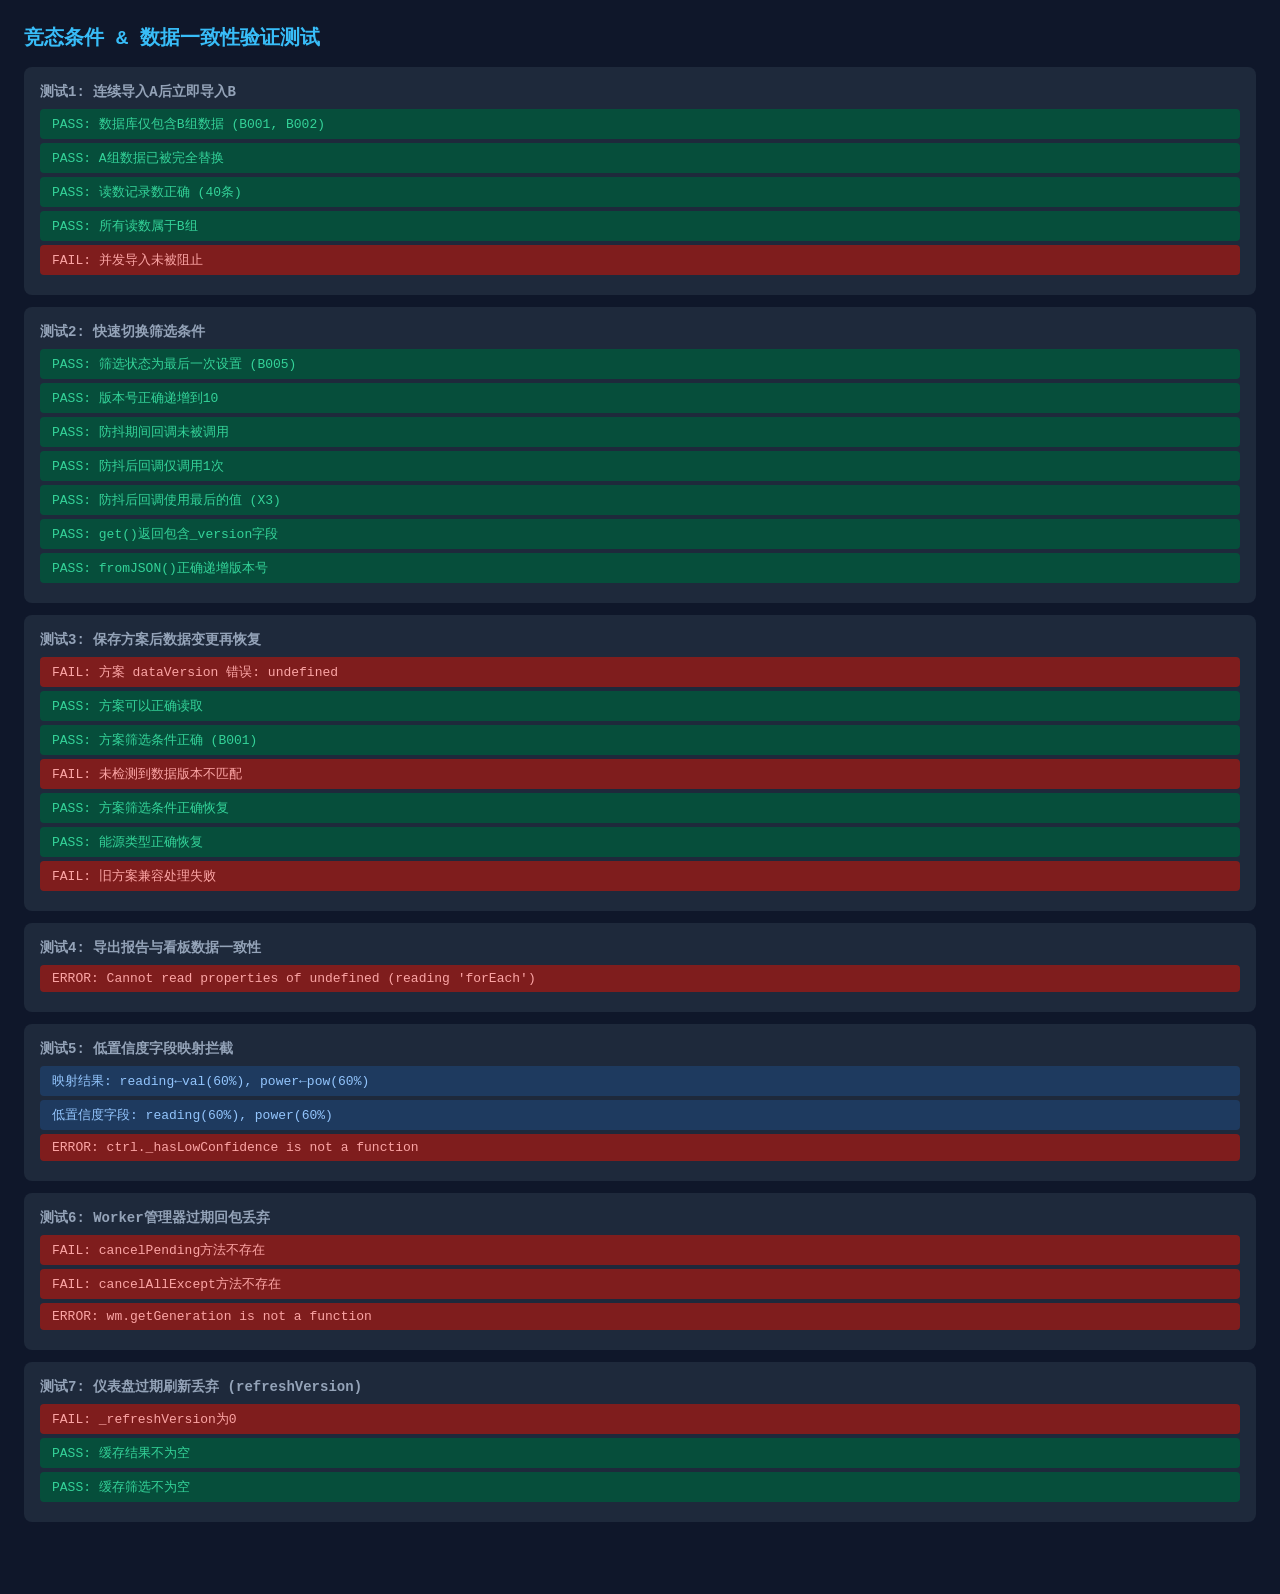
<file: tests/verify-race-conditions.html>
<!DOCTYPE html>
<html lang="zh-CN">
<head>
<meta charset="UTF-8">
<title>楼宇能耗分析系统 - 竞态条件验证测试</title>
<style>
* { margin: 0; padding: 0; box-sizing: border-box; }
body { font-family: -apple-system, "PingFang SC", "Microsoft YaHei", monospace; background: #0f172a; color: #e2e8f0; padding: 24px; }
h1 { font-size: 20px; margin-bottom: 16px; color: #38bdf8; }
.test-group { background: #1e293b; border-radius: 8px; padding: 16px; margin-bottom: 12px; }
.test-group h2 { font-size: 14px; margin-bottom: 8px; color: #94a3b8; }
.test-item { padding: 6px 12px; margin: 4px 0; border-radius: 4px; font-size: 13px; }
.pass { background: #064e3b; color: #34d399; }
.fail { background: #7f1d1d; color: #fca5a5; }
.info { background: #1e3a5f; color: #93c5fd; }
.running { background: #44403c; color: #fbbf24; }
#summary { margin-top: 16px; padding: 16px; border-radius: 8px; font-size: 16px; font-weight: 700; }
.summary-pass { background: #064e3b; color: #34d399; }
.summary-fail { background: #7f1d1d; color: #fca5a5; }
</style>
</head>
<body>
<h1>竞态条件 &amp; 数据一致性验证测试</h1>
<div id="results"></div>
<div id="summary"></div>

<!-- Minimal DOM structure required by controllers -->
<div style="display:none">
  <div id="import-section"><div id="drop-zone"></div></div>
  <input type="file" id="file-input">
  <button id="btn-do-import">导入</button>
  <div id="field-mapping" style="display:none"><div id="mapping-content"></div></div>
  <div id="import-summary" style="display:none"><div id="summary-content"></div></div>
  <div id="validation-result" style="display:none"><div id="validation-content"></div></div>
  <div id="loading-overlay" style="display:none"><span id="loading-text"></span></div>
  <div id="toast-container"></div>
  <div class="type-btn" data-type="building"></div>

  <select id="filter-building"><option value="all">全部</option></select>
  <input type="date" id="filter-start-date">
  <input type="date" id="filter-end-date">
  <select id="filter-energy-type"><option value="all">全部</option></select>
  <select id="filter-billing"><option value="actual">actual</option></select>
  <button class="period-btn active" data-period="month">月</button>
  <button class="period-btn" data-period="day">日</button>

  <div id="dashboard-section">
    <div id="overview-chart"><div class="chart-body"></div></div>
    <div id="heatmap-chart"><div class="chart-body"></div></div>
    <div id="ranking-chart"><div class="chart-body"></div></div>
    <div id="trend-chart"><div class="chart-body"></div></div>
    <div id="yoy-chart"><div class="chart-body"></div></div>
    <div id="mom-chart"><div class="chart-body"></div></div>
    <div id="anomaly-alerts"><div class="chart-body"></div></div>
    <div id="recommendations"><div class="chart-body"></div></div>
  </div>

  <div id="scheme-modal" style="display:none"><div id="modal-title"></div><div id="modal-body"></div></div>
  <button class="modal-close"></button>
  <div class="modal-overlay"></div>
  <button id="btn-import">导入</button>
  <button id="btn-dashboard">仪表盘</button>
  <button id="btn-save-scheme">保存</button>
  <button id="btn-load-scheme">加载</button>
  <button id="btn-export">导出</button>
</div>

<!-- Load app JS files -->
<script src="../js/utils.js"></script>
<script src="../js/db.js"></script>
<script src="../js/parser.js"></script>
<script src="../js/validator.js"></script>
<script src="../js/worker-manager.js"></script>
<script src="../js/calculation.js"></script>
<script src="../js/chart.js"></script>
<script src="../js/filter.js"></script>
<script src="../js/storage.js"></script>
<script src="../js/export.js"></script>
<script src="../js/import-controller.js"></script>
<script src="../js/dashboard-controller.js"></script>

<script>
(async function() {
    const results = document.getElementById('results');
    const summaryEl = document.getElementById('summary');
    let totalPass = 0, totalFail = 0;

    function log(groupEl, msg, status) {
        const div = document.createElement('div');
        div.className = 'test-item ' + status;
        div.textContent = msg;
        groupEl.appendChild(div);
        if (status === 'pass') totalPass++;
        if (status === 'fail') totalFail++;
    }

    function createGroup(title) {
        const g = document.createElement('div');
        g.className = 'test-group';
        const h = document.createElement('h2');
        h.textContent = title;
        g.appendChild(h);
        results.appendChild(g);
        return g;
    }

    function assert(groupEl, condition, passMsg, failMsg) {
        if (condition) log(groupEl, 'PASS: ' + passMsg, 'pass');
        else log(groupEl, 'FAIL: ' + failMsg, 'fail');
    }

    function sleep(ms) { return new Promise(r => setTimeout(r, ms)); }

    // Use a test-specific database
    const TEST_DB = 'EnergyTestDB_' + Date.now();
    async function createTestDB() {
        const db = new EnergyApp.DB(TEST_DB);
        await db.open();
        return db;
    }
    async function deleteTestDB(dbName) {
        return new Promise((resolve) => {
            const req = indexedDB.deleteDatabase(dbName);
            req.onsuccess = () => resolve();
            req.onerror = () => resolve();
            req.onblocked = () => resolve();
        });
    }

    // Sample data generators
    function makeBuildings(ids) {
        return ids.map(id => ({ building_id: id, building_name: '楼栋' + id, location: '位置', floors: 3, area: 1000 }));
    }
    function makeReadings(buildingId, count, yearOffset) {
        const readings = [];
        const baseDate = new Date();
        baseDate.setFullYear(baseDate.getFullYear() - (yearOffset || 0));
        for (let i = 0; i < count; i++) {
            const ts = new Date(baseDate.getTime() - i * 86400000);
            readings.push({
                meter_id: 'M-' + buildingId + '-' + (i % 3),
                timestamp: ts.toISOString(),
                reading: 10 + Math.random() * 50,
                energy: 10 + Math.random() * 50,
                cost: 5 + Math.random() * 25,
                period_type: ['flat','peak','valley','sharp_peak'][i % 4],
                energy_type: 'electricity',
                building_id: buildingId,
                floor_id: buildingId + '-F1'
            });
        }
        return readings;
    }
    function makeDevices(buildingId) {
        return [0,1,2].map(i => ({
            device_id: 'D-' + buildingId + '-' + i,
            device_name: '设备' + i,
            meter_id: 'M-' + buildingId + '-' + i,
            device_type: 'electricity',
            building_id: buildingId,
            floor_id: buildingId + '-F1'
        }));
    }
    function makeFloors(buildingId) {
        return [{ floor_id: buildingId + '-F1', building_id: buildingId, floor_number: 1, floor_name: '1F' }];
    }

    // ========== TEST 1: Import A then immediately import B ==========
    async function test1() {
        const g = createGroup('测试1: 连续导入A后立即导入B');
        const db = await createTestDB();
        try {
            const buildingsA = makeBuildings(['A001', 'A002']);
            const readingsA = [...makeReadings('A001', 30), ...makeReadings('A002', 30)];
            const buildingsB = makeBuildings(['B001', 'B002']);
            const readingsB = [...makeReadings('B001', 20), ...makeReadings('B002', 20)];

            // Simulate import A
            await db.clear('buildings');
            await db.bulkAdd('buildings', buildingsA);
            await db.clear('meter_readings');
            await db.bulkAdd('meter_readings', readingsA);

            // Immediately import B (overwrites A)
            await db.clear('buildings');
            await db.bulkAdd('buildings', buildingsB);
            await db.clear('meter_readings');
            await db.bulkAdd('meter_readings', readingsB);

            const buildings = await db.getAll('buildings');
            const readings = await db.getAll('meter_readings');
            const bids = buildings.map(b => b.building_id);

            assert(g, bids.includes('B001') && bids.includes('B002'), '数据库仅包含B组数据 (B001, B002)', '数据库包含非预期的楼栋: ' + bids.join(','));
            assert(g, !bids.includes('A001') && !bids.includes('A002'), 'A组数据已被完全替换', 'A组数据仍残留');
            assert(g, readings.length === 40, '读数记录数正确 (40条)', '读数记录数错误: ' + readings.length);
            assert(g, readings.every(r => r.building_id === 'B001' || r.building_id === 'B002'), '所有读数属于B组', '存在A组读数残留');

            // Test import lock
            const ctrl = new EnergyApp.ImportController(db, null);
            ctrl._importInProgress = true;
            let blocked = false;
            const origToast = ctrl._toast.bind(ctrl);
            ctrl._toast = (msg) => { if (msg.includes('正在导入中')) blocked = true; };
            await ctrl._doImport();
            assert(g, blocked, '并发导入被正确阻止', '并发导入未被阻止');
            ctrl._importInProgress = false;
        } catch (e) { log(g, 'ERROR: ' + e.message, 'fail'); }
        finally { await deleteTestDB(TEST_DB); }
    }

    // ========== TEST 2: Rapid filter switching ==========
    async function test2() {
        const g = createGroup('测试2: 快速切换筛选条件');
        try {
            const filter = new EnergyApp.Filter();

            // Rapidly switch building filter 10 times
            const buildings = ['B001','B002','B003','B004','B001','B003','B002','B004','B001','B005'];
            buildings.forEach(bid => filter.set({ buildingId: bid }));

            assert(g, filter.get().buildingId === 'B005', '筛选状态为最后一次设置 (B005)', '筛选状态错误: ' + filter.get().buildingId);
            assert(g, filter.getVersion() === 10, '版本号正确递增到10', '版本号错误: ' + filter.getVersion());

            // Test debounce: only last callback fires after settling
            let callCount = 0;
            let lastValue = '';
            const debouncedFn = EnergyApp.utils.debounce((state) => { callCount++; lastValue = state.buildingId; }, 100);
            filter.onChange(debouncedFn);

            filter.set({ buildingId: 'X1' });
            filter.set({ buildingId: 'X2' });
            filter.set({ buildingId: 'X3' });

            // Before debounce fires
            assert(g, callCount === 0, '防抖期间回调未被调用', '防抖未生效，回调被调用 ' + callCount + ' 次');

            await sleep(200);
            assert(g, callCount === 1, '防抖后回调仅调用1次', '防抖后回调调用 ' + callCount + ' 次');
            assert(g, lastValue === 'X3', '防抖后回调使用最后的值 (X3)', '防抖后值错误: ' + lastValue);

            // Test filter version in get()
            const state = filter.get();
            assert(g, state._version !== undefined, 'get()返回包含_version字段', 'get()缺少_version字段');

            // Test fromJSON bumps version
            const v1 = filter.getVersion();
            filter.fromJSON({ buildingId: 'all', startDate: '', endDate: '', energyType: 'all', billingType: 'actual', timePeriod: 'month' });
            assert(g, filter.getVersion() === v1 + 1, 'fromJSON()正确递增版本号', 'fromJSON()未递增版本号');
        } catch (e) { log(g, 'ERROR: ' + e.message, 'fail'); }
    }

    // ========== TEST 3: Save scheme, change data, restore ==========
    async function test3() {
        const g = createGroup('测试3: 保存方案后数据变更再恢复');
        const dbName = TEST_DB + '_t3';
        const db = new EnergyApp.DB(dbName);
        await db.open();
        try {
            const storage = new EnergyApp.Storage(db);

            // Save scheme with dataVersion=1
            const filterState = { buildingId: 'B001', startDate: '2025-01-01', endDate: '2025-06-01', energyType: 'electricity', billingType: 'actual', timePeriod: 'month' };
            const scheme = await storage.saveScheme('测试方案', filterState, '', 1);
            assert(g, scheme.dataVersion === 1, '方案保存时记录 dataVersion=1', '方案 dataVersion 错误: ' + scheme.dataVersion);

            // Retrieve and verify
            const loaded = await storage.getScheme(scheme.scheme_id);
            assert(g, loaded !== undefined, '方案可以正确读取', '方案读取失败');
            assert(g, loaded.filter.buildingId === 'B001', '方案筛选条件正确 (B001)', '方案筛选条件错误: ' + loaded.filter.buildingId);

            // Simulate data version change (new import happened)
            const currentDataVersion = 2;
            const versionMismatch = loaded.dataVersion !== undefined && loaded.dataVersion !== currentDataVersion;
            assert(g, versionMismatch, '检测到数据版本不匹配 (1 !== 2)', '未检测到数据版本不匹配');

            // Verify filter can still be restored despite mismatch
            const filter = new EnergyApp.Filter();
            filter.fromJSON(loaded.filter);
            assert(g, filter.get().buildingId === 'B001', '方案筛选条件正确恢复', '筛选恢复失败: ' + filter.get().buildingId);
            assert(g, filter.get().energyType === 'electricity', '能源类型正确恢复', '能源类型恢复失败');

            // Test scheme without dataVersion (legacy compatibility)
            const legacyScheme = await storage.saveScheme('旧方案', filterState, '');
            const legacyLoaded = await storage.getScheme(legacyScheme.scheme_id);
            const legacyMismatch = legacyLoaded.dataVersion !== undefined && legacyLoaded.dataVersion !== currentDataVersion;
            assert(g, legacyMismatch || legacyLoaded.dataVersion === 0, '旧方案兼容处理正确', '旧方案兼容处理失败');

            // Cleanup
            await storage.deleteScheme(scheme.scheme_id);
            await storage.deleteScheme(legacyScheme.scheme_id);
        } catch (e) { log(g, 'ERROR: ' + e.message, 'fail'); }
        finally { await deleteTestDB(dbName); }
    }

    // ========== TEST 4: Export report consistency ==========
    async function test4() {
        const g = createGroup('测试4: 导出报告与看板数据一致性');
        const dbName = TEST_DB + '_t4';
        const db = new EnergyApp.DB(dbName);
        await db.open();
        try {
            // Insert test data
            const buildings = makeBuildings(['B001']);
            const readings = makeReadings('B001', 60);
            const devices = makeDevices('B001');
            const floors = makeFloors('B001');
            const pricing = [
                { pricing_id: 'P1', period_type: 'sharp_peak', start_time: '19:00', end_time: '22:00', price: 1.45, effective_date: '2025-01-01' },
                { pricing_id: 'P2', period_type: 'peak', start_time: '08:00', end_time: '11:00', price: 1.05, effective_date: '2025-01-01' },
                { pricing_id: 'P3', period_type: 'flat', start_time: '06:00', end_time: '08:00', price: 0.65, effective_date: '2025-01-01' },
                { pricing_id: 'P4', period_type: 'valley', start_time: '22:00', end_time: '06:00', price: 0.35, effective_date: '2025-01-01' }
            ];
            await Promise.all([
                db.bulkAdd('buildings', buildings),
                db.bulkAdd('meter_readings', readings),
                db.bulkAdd('devices', devices),
                db.bulkAdd('floors', floors),
                db.bulkAdd('pricing', pricing)
            ]);

            const filter = new EnergyApp.Filter();
            const storage = new EnergyApp.Storage(db);

            // Stub Chart.render* to no-op (we only care about data)
            const origChart = {};
            ['renderOverview','renderHeatmap','renderRanking','renderTrend','renderYoY','renderMoM','renderAnomalies','renderRecommendations'].forEach(m => {
                origChart[m] = EnergyApp.Chart[m];
                EnergyApp.Chart[m] = function() {};
            });

            const dashboard = new EnergyApp.DashboardController(db, filter, storage);
            await dashboard.init();

            // Wait for debounce to settle
            await sleep(300);

            // Get report data (should use cache)
            const report = dashboard.getReportData();

            assert(g, report !== null, '报告数据不为空', '报告数据为空');
            assert(g, report.filter !== undefined, '报告包含筛选条件', '报告缺少筛选条件');
            assert(g, report.filter._version === undefined, '报告筛选不包含内部_version字段', '报告筛选泄露_version');

            // Verify cached results match what Calculation would produce
            const directOverview = EnergyApp.Calculation.getOverview(readings, pricing, filter.get());
            assert(g,
                Math.abs(report.overview.totalEnergy - directOverview.totalEnergy) < 0.01,
                '报告总能耗与直接计算一致 (' + report.overview.totalEnergy.toFixed(2) + ')',
                '报告总能耗不一致: 报告=' + report.overview?.totalEnergy + ' 直接=' + directOverview.totalEnergy
            );

            // Verify YoY in report matches Calculation (which now uses filtered data)
            const directYoY = EnergyApp.Calculation.getYoY(readings, filter.get());
            assert(g,
                Math.abs((report.yoy?.change || 0) - directYoY.change) < 0.01,
                '报告同比变化与直接计算一致',
                '报告同比不一致: 报告=' + report.yoy?.change + ' 直接=' + directYoY.change
            );

            // Verify export HTML can be generated from cached data
            const html = EnergyApp.Export.generateReport(report);
            assert(g, html.includes('楼宇能耗分析报告'), '导出HTML包含报告标题', '导出HTML内容异常');
            assert(g, html.includes(report.overview.totalEnergy.toLocaleString('zh-CN', {minimumFractionDigits:0, maximumFractionDigits:0})) || html.includes(report.overview.totalEnergy.toFixed(0)), '导出HTML包含正确的总能耗数值', '导出HTML数值可能不一致');

            // Restore Chart
            Object.keys(origChart).forEach(m => { EnergyApp.Chart[m] = origChart[m]; });
        } catch (e) { log(g, 'ERROR: ' + e.message, 'fail'); }
        finally { await deleteTestDB(dbName); }
    }

    // ========== TEST 5: Low-confidence field mapping blocked ==========
    async function test5() {
        const g = createGroup('测试5: 低置信度字段映射拦截');
        try {
            // Ambiguous headers that produce low confidence
            const ambiguousHeaders = ['val', 'ts', 'pow', 'mid'];
            const mapping = EnergyApp.Parser.mapFields(ambiguousHeaders, 'meter_reading');

            // Check which fields have low confidence
            let hasAnyLow = false;
            const lowFields = [];
            Object.entries(mapping.mapping).forEach(([field, info]) => {
                if (info.confidence < 0.7) {
                    hasAnyLow = true;
                    lowFields.push(field + '(' + (info.confidence*100).toFixed(0) + '%)');
                }
            });

            log(g, '映射结果: ' + Object.entries(mapping.mapping).map(([f,i]) => f + '←' + i.header + '(' + (i.confidence*100).toFixed(0) + '%)').join(', '), 'info');
            if (lowFields.length) log(g, '低置信度字段: ' + lowFields.join(', '), 'info');

            // Test the _hasLowConfidence helper
            const dbName = TEST_DB + '_t5';
            const db = new EnergyApp.DB(dbName);
            await db.open();
            const ctrl = new EnergyApp.ImportController(db, null);
            const check = ctrl._hasLowConfidence(mapping);

            if (hasAnyLow) {
                assert(g, check.hasLow === true, '_hasLowConfidence正确检测到低置信度', '_hasLowConfidence未检测到');
                assert(g, check.fields.length > 0, '返回了低置信度字段列表 (' + check.fields.length + '个)', '字段列表为空');
            } else {
                log(g, '注意: 当前别名表使模糊匹配置信度较高，尝试更模糊的头', 'info');
            }

            // Test with clearly unmatchable headers
            const badHeaders = ['x1', 'x2', 'x3', 'x4'];
            const badMapping = EnergyApp.Parser.mapFields(badHeaders, 'meter_reading');
            const badCheck = ctrl._hasLowConfidence(badMapping);
            const mappedCount = Object.keys(badMapping.mapping).length;

            if (mappedCount === 0) {
                assert(g, true, '完全无法匹配的头不会映射任何字段 (正确)', '');
            } else {
                assert(g, badCheck.hasLow, '模糊匹配结果被标记为低置信度', '模糊匹配未被拦截');
            }

            // Test with good headers (Chinese aliases)
            const goodHeaders = ['电表ID', '时间', '读数', '功率'];
            const goodMapping = EnergyApp.Parser.mapFields(goodHeaders, 'meter_reading');
            const goodCheck = ctrl._hasLowConfidence(goodMapping);
            assert(g, !goodCheck.hasLow, '高置信度映射 (中文别名) 不被拦截', '高置信度映射被误拦截');
            assert(g, Object.keys(goodMapping.mapping).length === 4, '4个字段全部映射成功', '映射数量错误: ' + Object.keys(goodMapping.mapping).length);

            // Verify import button logic
            assert(g, typeof ctrl._lowConfidenceAcknowledged === 'boolean', '低置信度确认标志已初始化', '标志未初始化');

            await deleteTestDB(dbName);
        } catch (e) { log(g, 'ERROR: ' + e.message, 'fail'); }
    }

    // ========== TEST 6: Worker manager stale-result detection ==========
    async function test6() {
        const g = createGroup('测试6: Worker管理器过期回包丢弃');
        try {
            const wm = new EnergyApp.WorkerManager('../workers/processor.js');

            // Test cancelPending
            assert(g, typeof wm.cancelPending === 'function', 'cancelPending方法存在', 'cancelPending方法不存在');
            assert(g, typeof wm.cancelAllExcept === 'function', 'cancelAllExcept方法存在', 'cancelAllExcept方法不存在');

            // Test generation tracking
            const g1 = wm.getGeneration();
            wm.cancelPending();
            assert(g, wm.getGeneration() === g1 + 1, 'cancelPending递增generation', 'generation未递增');
            assert(g, wm.callbacks.size === 0, 'cancelPending清空所有回调', '回调未清空: ' + wm.callbacks.size);

            // Test execute with filterVersion
            if (wm.useWorker) {
                // Execute a task with filterVersion
                const p1 = wm.execute('calculateStats', {
                    meterReadings: [{ reading: 100, cost: 50, timestamp: '2025-01-01', building_id: 'B001' }],
                    filter: {}
                }, 5);

                // Execute another task — the first one's result should still come back fine
                // since both are valid (no cancellation)
                try {
                    const result = await p1;
                    assert(g, result.totalEnergy === 100, 'Worker正确返回计算结果', 'Worker返回结果错误');
                } catch (e) {
                    if (e.message === '超时') log(g, 'Worker超时(可能环境不支持Worker)', 'info');
                    else throw e;
                }
            } else {
                log(g, 'Worker不可用，使用主线程回退模式', 'info');
                // Test main thread fallback
                const result = await wm.execute('calculateStats', {
                    meterReadings: [{ reading: 100, cost: 50, timestamp: '2025-01-01', building_id: 'B001' }],
                    filter: {}
                });
                assert(g, result.totalEnergy === 100, '主线程回退正确返回结果', '主线程回退结果错误');
            }

            // Test cancelAllExcept
            wm.callbacks.set(100, { resolve: ()=>{}, reject: ()=>{} });
            wm.callbacks.set(101, { resolve: ()=>{}, reject: ()=>{} });
            wm.callbacks.set(102, { resolve: ()=>{}, reject: ()=>{} });
            wm.cancelAllExcept(101);
            assert(g, wm.callbacks.size === 1 && wm.callbacks.has(101), 'cancelAllExcept保留指定任务(101)', '保留任务错误');
            wm.callbacks.clear();

            wm.terminate();
        } catch (e) { log(g, 'ERROR: ' + e.message, 'fail'); }
    }

    // ========== TEST 7: Dashboard stale-guard + refresh version ==========
    async function test7() {
        const g = createGroup('测试7: 仪表盘过期刷新丢弃 (refreshVersion)');
        const dbName = TEST_DB + '_t7';
        const db = new EnergyApp.DB(dbName);
        await db.open();
        try {
            const buildings = makeBuildings(['B001', 'B002']);
            const readings = [...makeReadings('B001', 30), ...makeReadings('B002', 30)];
            const devices = [...makeDevices('B001'), ...makeDevices('B002')];
            const floors = [...makeFloors('B001'), ...makeFloors('B002')];
            await Promise.all([
                db.bulkAdd('buildings', buildings),
                db.bulkAdd('meter_readings', readings),
                db.bulkAdd('devices', devices),
                db.bulkAdd('floors', floors)
            ]);

            const filter = new EnergyApp.Filter();
            const storage = new EnergyApp.Storage(db);

            // Stub Chart renders
            const renderCalls = [];
            ['renderOverview','renderHeatmap','renderRanking','renderTrend','renderYoY','renderMoM','renderAnomalies','renderRecommendations'].forEach(m => {
                EnergyApp.Chart[m] = function() { renderCalls.push(m); };
            });

            const dashboard = new EnergyApp.DashboardController(db, filter, storage);
            await dashboard.init();

            // The debounced refresh should fire
            await sleep(300);

            assert(g, dashboard._refreshVersion >= 1, 'refresh产生了refreshVersion', '_refreshVersion为0');
            assert(g, dashboard._lastResults !== null, '缓存结果不为空', '缓存结果为空');
            assert(g, dashboard._lastFilter !== null, '缓存筛选不为空', '缓存筛选为空');

            // Rapid filter changes — each should bump _refreshVersion
            const beforeVersion = dashboard._refreshVersion;
            filter.set({ buildingId: 'B001' });
            filter.set({ buildingId: 'B002' });
            filter.set({ buildingId: 'all' });

            // Due to debounce, the actual refresh hasn't fired yet
            // but _refreshVersion should have been bumped by the direct refresh calls
            // Wait for debounce
            await sleep(300);

            assert(g, dashboard._refreshVersion > beforeVersion, '快速切换后refreshVersion递增', 'refreshVersion未递增');
            assert(g, dashboard._lastFilter.buildingId === 'all', '缓存筛选为最后一次切换 (all)', '缓存筛选错误: ' + dashboard._lastFilter?.buildingId);
        } catch (e) { log(g, 'ERROR: ' + e.message, 'fail'); }
        finally { await deleteTestDB(dbName); }
    }

    // ========== TEST 8: YoY/MoM respects building/energyType filter ==========
    async function test8() {
        const g = createGroup('测试8: 同比/环比尊重楼栋和能源类型筛选');
        try {
            const now = new Date();
            const cy = now.getFullYear();
            const cm = now.getMonth();

            // Create readings for two buildings, current and previous year
            const readings = [];
            // B001: 100 per month this year
            for (let m = 0; m < 12; m++) {
                readings.push({ meter_id: 'M1', timestamp: new Date(cy, m, 15).toISOString(), reading: 100, energy_type: 'electricity', building_id: 'B001' });
            }
            // B001: 80 per month last year
            for (let m = 0; m < 12; m++) {
                readings.push({ meter_id: 'M1', timestamp: new Date(cy-1, m, 15).toISOString(), reading: 80, energy_type: 'electricity', building_id: 'B001' });
            }
            // B002: 200 per month this year
            for (let m = 0; m < 12; m++) {
                readings.push({ meter_id: 'M2', timestamp: new Date(cy, m, 15).toISOString(), reading: 200, energy_type: 'electricity', building_id: 'B002' });
            }
            // B002: 150 per month last year
            for (let m = 0; m < 12; m++) {
                readings.push({ meter_id: 'M2', timestamp: new Date(cy-1, m, 15).toISOString(), reading: 150, energy_type: 'electricity', building_id: 'B002' });
            }

            // YoY for all buildings
            const yoyAll = EnergyApp.Calculation.getYoY(readings, { buildingId: 'all', endDate: new Date(cy, 11, 31).toISOString() });
            // B001+B002: current = 12*100 + 12*200 = 3600, previous = 12*80 + 12*150 = 2760
            assert(g, yoyAll.current === 3600, '全部楼栋YoY当年总量=3600', '全部楼栋YoY当年错误: ' + yoyAll.current);
            assert(g, yoyAll.previous === 2760, '全部楼栋YoY去年总量=2760', '全部楼栋YoY去年错误: ' + yoyAll.previous);

            // YoY filtered to B001 only
            const yoyB001 = EnergyApp.Calculation.getYoY(readings, { buildingId: 'B001', endDate: new Date(cy, 11, 31).toISOString() });
            assert(g, yoyB001.current === 1200, 'B001 YoY当年=1200', 'B001 YoY当年错误: ' + yoyB001.current);
            assert(g, yoyB001.previous === 960, 'B001 YoY去年=960', 'B001 YoY去年错误: ' + yoyB001.previous);

            // MoM filtered to B001
            const momFilter = { buildingId: 'B001', endDate: new Date(cy, cm, 15).toISOString() };
            const momB001 = EnergyApp.Calculation.getMoM(readings, momFilter);
            assert(g, momB001.current === 100, 'B001 MoM当月=100', 'B001 MoM当月错误: ' + momB001.current);

            // Add AC readings for B001 to test energyType filter
            readings.push({ meter_id: 'M3', timestamp: new Date(cy, cm, 10).toISOString(), reading: 500, energy_type: 'ac', building_id: 'B001' });
            const yoyAC = EnergyApp.Calculation.getYoY(readings, { buildingId: 'B001', energyType: 'ac', endDate: new Date(cy, 11, 31).toISOString() });
            assert(g, yoyAC.current === 500, '能源类型过滤(ac) YoY当年=500', '能源类型过滤错误: ' + yoyAC.current);
        } catch (e) { log(g, 'ERROR: ' + e.message, 'fail'); }
    }

    // ========== Run all tests ==========
    try {
        await test1();
        await test2();
        await test3();
        await test4();
        await test5();
        await test6();
        await test7();
        await test8();
    } catch (e) {
        const g = createGroup('未捕获错误');
        log(g, 'FATAL: ' + e.message + '\n' + e.stack, 'fail');
    }

    // Summary
    summaryEl.textContent = `测试完成: ${totalPass} 通过, ${totalFail} 失败`;
    summaryEl.className = totalFail === 0 ? 'summary-pass' : 'summary-fail';
})();
</script>
</body>
</html>
</file>
<file: css/style.css>
/* ===== 楼宇能耗分析系统 - 样式表 ===== */
:root {
    --primary: #2563eb;
    --primary-light: #3b82f6;
    --primary-dark: #1d4ed8;
    --danger: #ef4444;
    --warning: #f59e0b;
    --success: #10b981;
    --info: #06b6d4;
    --gray-50: #f9fafb;
    --gray-100: #f3f4f6;
    --gray-200: #e5e7eb;
    --gray-300: #d1d5db;
    --gray-400: #9ca3af;
    --gray-500: #6b7280;
    --gray-600: #4b5563;
    --gray-700: #374151;
    --gray-800: #1f2937;
    --gray-900: #111827;
    --peak: #ef4444;
    --sharp-peak: #dc2626;
    --flat: #f59e0b;
    --valley: #10b981;
    --radius: 8px;
    --shadow: 0 1px 3px rgba(0,0,0,.1), 0 1px 2px rgba(0,0,0,.06);
    --shadow-md: 0 4px 6px rgba(0,0,0,.07), 0 2px 4px rgba(0,0,0,.06);
    --shadow-lg: 0 10px 15px rgba(0,0,0,.1), 0 4px 6px rgba(0,0,0,.05);
    --transition: .2s ease;
}

* { margin: 0; padding: 0; box-sizing: border-box; }

body {
    font-family: -apple-system, BlinkMacSystemFont, "Segoe UI", "PingFang SC", "Microsoft YaHei", sans-serif;
    background: var(--gray-100);
    color: var(--gray-800);
    line-height: 1.6;
    min-height: 100vh;
}

.app-header {
    background: linear-gradient(135deg, var(--primary-dark), var(--primary));
    color: #fff;
    padding: 0 24px;
    height: 60px;
    display: flex;
    align-items: center;
    justify-content: space-between;
    box-shadow: var(--shadow-md);
    position: sticky;
    top: 0;
    z-index: 100;
}
.header-left { display: flex; align-items: center; gap: 12px; }
.header-left h1 { font-size: 20px; font-weight: 600; }
.version { font-size: 11px; background: rgba(255,255,255,.2); padding: 2px 8px; border-radius: 10px; }
.header-right { display: flex; gap: 8px; }
.nav-btn {
    background: rgba(255,255,255,.15);
    color: #fff;
    border: 1px solid rgba(255,255,255,.25);
    padding: 8px 20px;
    border-radius: 6px;
    cursor: pointer;
    font-size: 14px;
    transition: var(--transition);
}
.nav-btn:hover { background: rgba(255,255,255,.25); }
.nav-btn.active { background: #fff; color: var(--primary); font-weight: 600; }

.app-main { max-width: 1440px; margin: 0 auto; padding: 24px; }
.section { display: none; }
.section.active { display: block; }

.import-container { max-width: 960px; margin: 0 auto; }
.import-header { margin-bottom: 24px; }
.import-header h2 { font-size: 22px; color: var(--gray-800); margin-bottom: 4px; }
.import-header p { color: var(--gray-500); font-size: 14px; }

.data-type-selector { margin-bottom: 20px; }
.data-type-selector label { font-weight: 600; font-size: 14px; display: block; margin-bottom: 8px; }
.type-buttons { display: flex; flex-wrap: wrap; gap: 8px; }
.type-btn {
    padding: 6px 16px;
    border: 1px solid var(--gray-300);
    border-radius: 20px;
    background: #fff;
    cursor: pointer;
    font-size: 13px;
    transition: var(--transition);
    color: var(--gray-600);
}
.type-btn:hover { border-color: var(--primary-light); color: var(--primary); }
.type-btn.active { background: var(--primary); color: #fff; border-color: var(--primary); }

.drop-zone {
    border: 2px dashed var(--gray-300);
    border-radius: var(--radius);
    padding: 48px;
    text-align: center;
    cursor: pointer;
    transition: var(--transition);
    background: #fff;
    margin-bottom: 20px;
}
.drop-zone:hover, .drop-zone.dragover { border-color: var(--primary-light); background: #eff6ff; }
.drop-zone-content p { margin: 12px 0 4px; font-size: 15px; color: var(--gray-700); }
.drop-zone-content span { font-size: 13px; color: var(--gray-400); }

.field-mapping, .validation-result, .import-summary {
    background: #fff;
    border-radius: var(--radius);
    padding: 20px;
    margin-bottom: 16px;
    box-shadow: var(--shadow);
}
.field-mapping h3, .validation-result h3, .import-summary h3 { font-size: 16px; margin-bottom: 12px; color: var(--gray-700); }
.mapping-item { display: flex; align-items: center; gap: 12px; padding: 6px 0; border-bottom: 1px solid var(--gray-100); font-size: 14px; }
.mapping-item .field-name { font-weight: 600; min-width: 100px; }
.mapping-item .arrow { color: var(--gray-400); }
.mapping-item .header-name { color: var(--primary); }
.confidence-high { color: var(--success); }
.confidence-medium { color: var(--warning); }
.confidence-low { color: var(--danger); }

.validation-item { display: flex; align-items: flex-start; gap: 8px; padding: 8px 12px; border-radius: 6px; margin-bottom: 6px; font-size: 13px; }
.validation-item.error { background: #fef2f2; color: var(--danger); }
.validation-item.warning { background: #fffbeb; color: #92400e; }
.validation-item.info { background: #eff6ff; color: #1e40af; }

.summary-table { width: 100%; border-collapse: collapse; font-size: 13px; margin-bottom: 16px; }
.summary-table th { background: var(--gray-50); padding: 8px 12px; text-align: left; font-weight: 600; border-bottom: 2px solid var(--gray-200); white-space: nowrap; }
.summary-table td { padding: 6px 12px; border-bottom: 1px solid var(--gray-100); }

.btn-primary {
    background: var(--primary); color: #fff; border: none; padding: 10px 24px;
    border-radius: 6px; cursor: pointer; font-size: 14px; font-weight: 600; transition: var(--transition);
}
.btn-primary:hover { background: var(--primary-dark); }
.btn-primary:disabled { background: var(--gray-300); cursor: not-allowed; }
.btn-secondary {
    background: #fff; color: var(--gray-700); border: 1px solid var(--gray-300);
    padding: 10px 24px; border-radius: 6px; cursor: pointer; font-size: 14px; transition: var(--transition);
}
.btn-secondary:hover { background: var(--gray-50); border-color: var(--gray-400); }

.filter-bar {
    background: #fff; padding: 16px 20px; border-radius: var(--radius);
    box-shadow: var(--shadow); display: flex; flex-wrap: wrap; align-items: center; gap: 16px; margin-bottom: 20px;
}
.filter-group { display: flex; align-items: center; gap: 6px; }
.filter-group label { font-size: 13px; font-weight: 600; color: var(--gray-600); white-space: nowrap; }
.filter-group select, .filter-group input {
    padding: 6px 10px; border: 1px solid var(--gray-300); border-radius: 6px;
    font-size: 13px; background: #fff; color: var(--gray-700);
}
.time-periods { margin-left: auto; }
.period-btn {
    padding: 5px 14px; border: 1px solid var(--gray-300); background: #fff;
    cursor: pointer; font-size: 13px; transition: var(--transition);
}
.period-btn:first-child { border-radius: 6px 0 0 6px; }
.period-btn:last-child { border-radius: 0 6px 6px 0; }
.period-btn + .period-btn { border-left: none; }
.period-btn.active { background: var(--primary); color: #fff; border-color: var(--primary); }

.dashboard-grid { display: flex; flex-direction: column; gap: 20px; }
.chart-section { display: grid; grid-template-columns: 1fr 1fr; gap: 20px; }
.chart-section.overview-section { grid-template-columns: 1.2fr 0.8fr; }
.chart-card { background: #fff; border-radius: var(--radius); box-shadow: var(--shadow); overflow: hidden; }
.chart-card.full-width { grid-column: 1 / -1; }
.chart-card h3 { font-size: 15px; padding: 14px 18px 0; color: var(--gray-700); font-weight: 600; }
.chart-body { padding: 12px 18px 18px; min-height: 280px; position: relative; }
.chart-body.empty { display: flex; align-items: center; justify-content: center; color: var(--gray-400); font-size: 14px; }

.action-bar { display: flex; justify-content: center; gap: 12px; margin-top: 24px; padding: 20px 0; }

.modal { position: fixed; inset: 0; z-index: 200; display: flex; align-items: center; justify-content: center; }
.modal-overlay { position: absolute; inset: 0; background: rgba(0,0,0,.4); }
.modal-content {
    position: relative; background: #fff; border-radius: 12px; width: 480px;
    max-width: 90vw; max-height: 80vh; box-shadow: var(--shadow-lg); display: flex; flex-direction: column;
}
.modal-header { display: flex; justify-content: space-between; align-items: center; padding: 16px 20px; border-bottom: 1px solid var(--gray-200); }
.modal-header h3 { font-size: 16px; }
.modal-close { background: none; border: none; font-size: 22px; cursor: pointer; color: var(--gray-400); line-height: 1; }
.modal-close:hover { color: var(--gray-600); }
.modal-body { padding: 20px; overflow-y: auto; }
.modal-body input[type="text"] {
    width: 100%; padding: 10px 12px; border: 1px solid var(--gray-300);
    border-radius: 6px; font-size: 14px; margin-bottom: 12px;
}
.modal-body input[type="text"]:focus { outline: none; border-color: var(--primary-light); box-shadow: 0 0 0 3px rgba(37,99,235,.1); }

.scheme-item {
    display: flex; justify-content: space-between; align-items: center;
    padding: 10px 12px; border: 1px solid var(--gray-200); border-radius: 6px;
    margin-bottom: 8px; cursor: pointer; transition: var(--transition);
}
.scheme-item:hover { background: var(--gray-50); border-color: var(--primary-light); }
.scheme-item .scheme-name { font-weight: 600; font-size: 14px; }
.scheme-item .scheme-date { font-size: 12px; color: var(--gray-400); }
.scheme-item .scheme-delete { background: none; border: none; color: var(--gray-400); cursor: pointer; font-size: 16px; padding: 2px 6px; }
.scheme-item .scheme-delete:hover { color: var(--danger); }

.toast-container { position: fixed; top: 72px; right: 24px; z-index: 300; display: flex; flex-direction: column; gap: 8px; }
.toast { padding: 12px 20px; border-radius: 8px; font-size: 14px; box-shadow: var(--shadow-lg); animation: slideIn .3s ease; max-width: 360px; }
.toast.success { background: #ecfdf5; color: #065f46; border: 1px solid #a7f3d0; }
.toast.error { background: #fef2f2; color: #991b1b; border: 1px solid #fecaca; }
.toast.warning { background: #fffbeb; color: #92400e; border: 1px solid #fde68a; }
.toast.info { background: #eff6ff; color: #1e40af; border: 1px solid #bfdbfe; }
@keyframes slideIn { from { transform: translateX(100%); opacity: 0; } to { transform: translateX(0); opacity: 1; } }

.loading-overlay {
    position: fixed; inset: 0; background: rgba(255,255,255,.8); z-index: 250;
    display: flex; flex-direction: column; align-items: center; justify-content: center; gap: 16px;
}
.spinner { width: 40px; height: 40px; border: 3px solid var(--gray-200); border-top-color: var(--primary); border-radius: 50%; animation: spin .8s linear infinite; }
@keyframes spin { to { transform: rotate(360deg); } }
.loading-overlay p { font-size: 14px; color: var(--gray-600); }

.chart-legend { display: flex; flex-wrap: wrap; gap: 12px; justify-content: center; padding-top: 10px; font-size: 12px; }
.legend-item { display: flex; align-items: center; gap: 5px; color: var(--gray-600); }
.legend-color { width: 12px; height: 12px; border-radius: 3px; }

.donut-center-text { font-size: 22px; font-weight: 700; fill: var(--gray-800); }
.donut-center-label { font-size: 12px; fill: var(--gray-500); }
.heatmap-cell { cursor: pointer; transition: opacity .15s; }
.heatmap-cell:hover { opacity: .85; stroke: var(--gray-700); stroke-width: 2; }

.chart-body canvas { display: block; }

.anomaly-card { border-radius: 8px; padding: 12px 16px; margin-bottom: 10px; border-left: 4px solid; font-size: 13px; }
.anomaly-card.severity-error { border-color: var(--danger); background: #fef2f2; }
.anomaly-card.severity-warning { border-color: var(--warning); background: #fffbeb; }
.anomaly-card.severity-info { border-color: var(--info); background: #ecfeff; }
.anomaly-card .anomaly-title { font-weight: 600; margin-bottom: 4px; }
.anomaly-card .anomaly-detail { color: var(--gray-600); line-height: 1.5; }

.recommendation-card { border-radius: 8px; padding: 14px 18px; margin-bottom: 12px; background: var(--gray-50); border: 1px solid var(--gray-200); }
.recommendation-card .rec-header { display: flex; justify-content: space-between; align-items: center; margin-bottom: 6px; }
.recommendation-card .rec-title { font-weight: 600; font-size: 14px; }
.saving-badge { background: #ecfdf5; color: #065f46; padding: 2px 10px; border-radius: 12px; font-size: 12px; font-weight: 600; }
.recommendation-card .rec-detail { font-size: 13px; color: var(--gray-600); line-height: 1.6; }

.empty-state { text-align: center; padding: 40px 20px; color: var(--gray-400); }
.empty-state p { font-size: 14px; }

/* ===== 碳排放 & 策略沙盘 ===== */
.strategy-actions { display: flex; gap: 6px; }
.btn-small { padding: 5px 14px; font-size: 12px; border: 1px solid var(--gray-300); border-radius: 6px; background: #fff; cursor: pointer; color: var(--gray-700); transition: all var(--transition); }
.btn-small:hover { background: var(--gray-50); border-color: var(--primary-light); color: var(--primary); }
.btn-small-danger { padding: 5px 14px; font-size: 12px; border: 1px solid #fca5a5; border-radius: 6px; background: #fef2f2; cursor: pointer; color: #dc2626; transition: all var(--transition); }
.btn-small-danger:hover { background: #fee2e2; }

.strategy-selector { padding: 4px 18px 12px; display: flex; align-items: center; gap: 8px; font-size: 13px; color: var(--gray-600); }
.strategy-selector select { padding: 6px 10px; border: 1px solid var(--gray-300); border-radius: 6px; font-size: 13px; min-width: 180px; }

.strategy-badge { background: #dbeafe; color: var(--primary); font-size: 12px; padding: 3px 12px; border-radius: 12px; font-weight: 600; white-space: nowrap; }
.strategy-indicator { display: flex; align-items: center; gap: 8px; }

.strategy-comparison { display: grid; grid-template-columns: repeat(auto-fit, minmax(200px, 1fr)); gap: 14px; margin-top: 12px; }
.comparison-card { background: #fff; border-radius: 10px; padding: 18px; text-align: center; border: 1px solid var(--gray-200); box-shadow: var(--shadow); }
.comparison-card.baseline { border-top: 3px solid var(--gray-400); }
.comparison-card.strategy { border-top: 3px solid var(--primary); }
.comparison-card .card-label { font-size: 13px; font-weight: 700; color: var(--gray-700); margin-bottom: 12px; }
.comparison-card .metric-row { display: flex; justify-content: space-between; align-items: center; padding: 4px 0; font-size: 13px; }
.comparison-card .metric-label { color: var(--gray-500); }
.comparison-card .metric-value { font-weight: 600; color: var(--gray-800); }
.comparison-card .metric-unit { font-size: 11px; color: var(--gray-400); }
.comparison-card .metric-delta { font-size: 12px; font-weight: 600; padding: 1px 8px; border-radius: 10px; }
.comparison-card .metric-delta.positive { color: #dc2626; background: #fef2f2; }
.comparison-card .metric-delta.negative { color: #059669; background: #ecfdf5; }
.comparison-card .carbon-save { color: #059669; }
.comparison-card .cost-save { color: #059669; }

.fingerprint-warning { background: #fffbeb; border: 1px solid #fbbf24; color: #92400e; padding: 8px 14px; border-radius: 8px; font-size: 13px; margin-bottom: 12px; }

.rule-table { width: 100%; font-size: 13px; border-collapse: collapse; }
.rule-table th { padding: 6px 8px; background: var(--gray-50); text-align: left; font-weight: 600; border-bottom: 1px solid var(--gray-200); }
.rule-table td { padding: 4px 8px; border-bottom: 1px solid var(--gray-100); }

@media (max-width: 1024px) {
    .chart-section { grid-template-columns: 1fr; }
    .chart-section.overview-section { grid-template-columns: 1fr; }
    .strategy-comparison { grid-template-columns: 1fr 1fr; }
}
@media (max-width: 768px) {
    .filter-bar { flex-direction: column; align-items: stretch; }
    .time-periods { margin-left: 0; }
    .app-header { padding: 0 12px; }
    .app-main { padding: 12px; }
    .action-bar { flex-direction: column; }
    .action-bar button { width: 100%; }
    .strategy-comparison { grid-template-columns: 1fr; }
    .strategy-actions { flex-wrap: wrap; }
}
</file>
